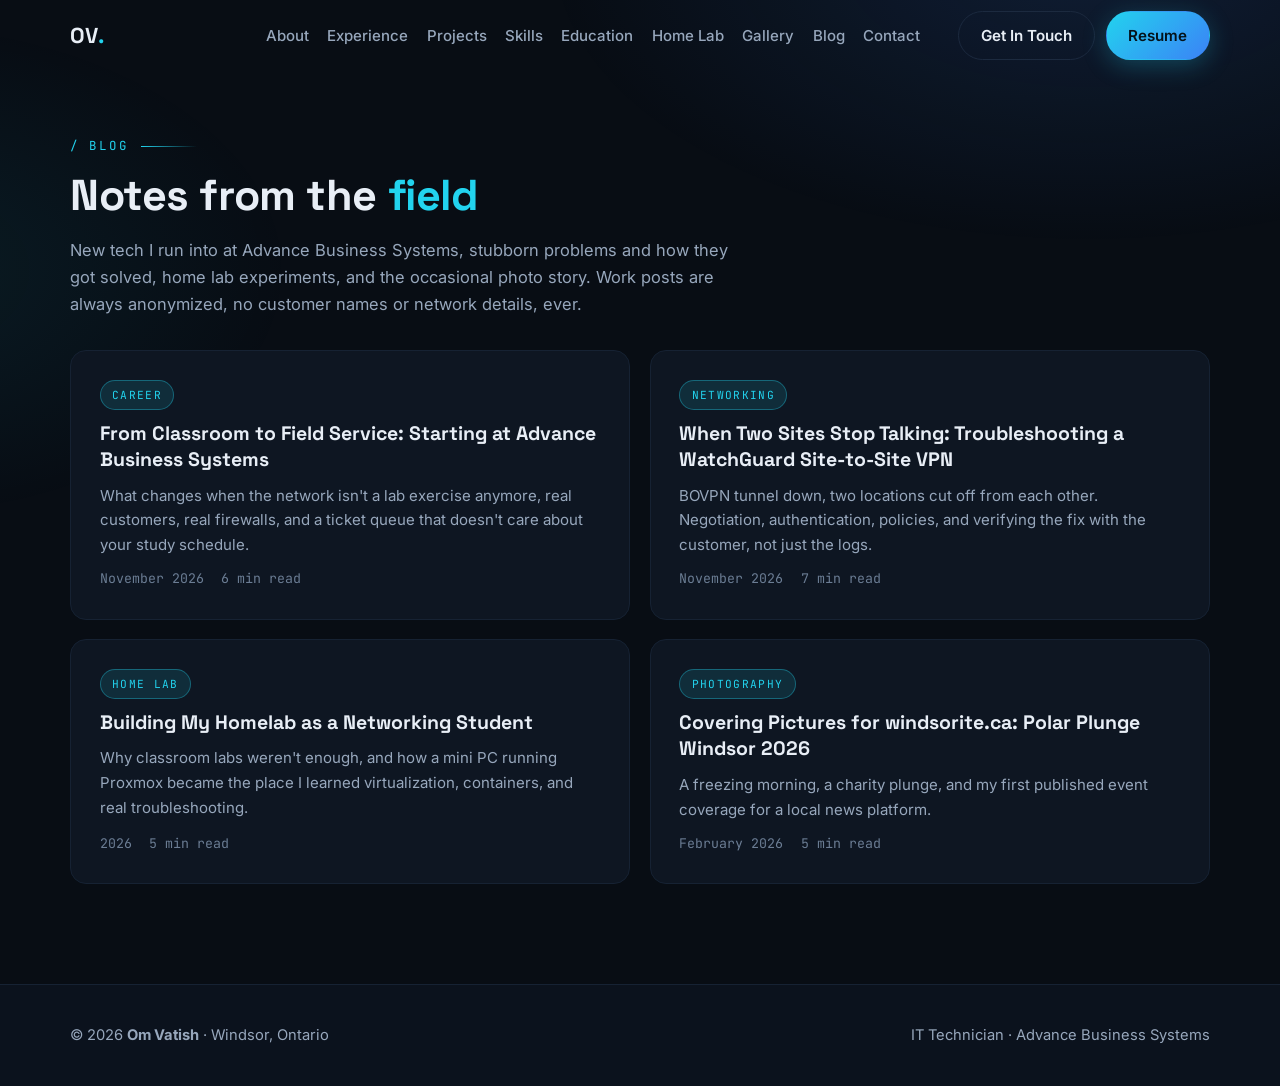
<file: blog.html>
<!DOCTYPE html>
<html lang="en">
<head>
  <meta charset="UTF-8" />
  <meta name="viewport" content="width=device-width, initial-scale=1.0"/>
  <title>Blog - Om Vatish | Notes from the Field</title>
  <meta name="description" content="Blog by Om Vatish, IT Technician in Windsor, Ontario - field service lessons, WatchGuard and networking troubleshooting, home lab projects, and event photography."/>
  <link rel="stylesheet" href="css/style.css" />
  <link rel="preconnect" href="https://fonts.googleapis.com">
  <link rel="preconnect" href="https://fonts.gstatic.com" crossorigin>
  <link href="https://fonts.googleapis.com/css2?family=Space+Grotesk:wght@400;500;600;700&family=Inter:wght@300;400;500;600;700&family=JetBrains+Mono:wght@400;600&display=swap" rel="stylesheet">
  <link rel="apple-touch-icon" sizes="180x180" href="apple-touch-icon.png"/>
  <link rel="icon" type="image/png" sizes="32x32" href="favicon-32x32.png"/>
  <link rel="icon" type="image/png" sizes="16x16" href="favicon-16x16.png"/>
  <link rel="icon" type="image/x-icon" href="favicon.ico"/>
</head>
<body>

  <nav class="nav" id="nav">
    <a href="index.html" class="nav-logo">OV<span class="dot">.</span></a>
    <ul class="nav-links">
      <li class="nav-close-item"><button class="nav-close" id="nav-close" aria-label="close menu">✕ Close</button></li>
      <li><a href="index.html#about">About</a></li>
      <li><a href="index.html#experience">Experience</a></li>
      <li><a href="index.html#projects">Projects</a></li>
      <li><a href="index.html#skills">Skills</a></li>
      <li><a href="index.html#education">Education</a></li>
      <li><a href="index.html#homelab">Home Lab</a></li>
      <li><a href="gallery.html">Gallery</a></li>
      <li><a href="blog.html">Blog</a></li>
      <li><a href="index.html#contact">Contact</a></li>
      <li class="nav-mobile-buttons">
        <a href="index.html#contact" class="btn-ghost">Get In Touch</a>
        <a href="resume.html" class="btn-primary">Resume</a>
      </li>
    </ul>
    <div class="nav-buttons">
      <a href="index.html#contact" class="btn-ghost nav-resume">Get In Touch</a>
      <a href="resume.html" class="btn-primary nav-resume">Resume</a>
    </div>
    <button class="nav-toggle" id="nav-toggle" aria-label="toggle menu">
      <span></span><span></span><span></span>
    </button>
  </nav>

  <main>
  <header class="page-hero">
    <div class="container">
      <p class="section-label">/ Blog</p>
      <h1 class="section-title">Notes from the <em>field</em></h1>
      <p class="section-sub">New tech I run into at Advance Business Systems, stubborn problems and how they got solved, home lab experiments, and the occasional photo story. Work posts are always anonymized, no customer names or network details, ever.</p>
    </div>
  </header>

  <section class="section" style="padding-top:1rem">
    <div class="container">
      <div class="blog-grid">
        <article class="blog-card reveal">
          <span class="blog-tag">Career</span>
          <h3><a href="blog/field-service.html">From Classroom to Field Service: Starting at Advance Business Systems</a></h3>
          <p>What changes when the network isn't a lab exercise anymore, real customers, real firewalls, and a ticket queue that doesn't care about your study schedule.</p>
          <div class="blog-meta"><span>November 2026</span><span>6 min read</span></div>
        </article>
        <article class="blog-card reveal">
          <span class="blog-tag">Networking</span>
          <h3><a href="blog/watchguard-vpn.html">When Two Sites Stop Talking: Troubleshooting a WatchGuard Site-to-Site VPN</a></h3>
          <p>BOVPN tunnel down, two locations cut off from each other. Negotiation, authentication, policies, and verifying the fix with the customer, not just the logs.</p>
          <div class="blog-meta"><span>November 2026</span><span>7 min read</span></div>
        </article>
        <article class="blog-card reveal">
          <span class="blog-tag">Home Lab</span>
          <h3><a href="blog/Networking%20Blog.html">Building My Homelab as a Networking Student</a></h3>
          <p>Why classroom labs weren't enough, and how a mini PC running Proxmox became the place I learned virtualization, containers, and real troubleshooting.</p>
          <div class="blog-meta"><span>2026</span><span>5 min read</span></div>
        </article>
        <article class="blog-card reveal">
          <span class="blog-tag">Photography</span>
          <h3><a href="blog/Polarplunge.html">Covering Pictures for windsorite.ca: Polar Plunge Windsor 2026</a></h3>
          <p>A freezing morning, a charity plunge, and my first published event coverage for a local news platform.</p>
          <div class="blog-meta"><span>February 2026</span><span>5 min read</span></div>
        </article>
      </div>
    </div>
  </section>
  </main>

  <footer class="footer">
    <div class="container">
      <p>© 2026 <strong>Om Vatish</strong> · Windsor, Ontario</p>
      <p class="footer-sub">IT Technician · Advance Business Systems</p>
    </div>
  </footer>

  <script src="js/main.js"></script>
</body>
</html>
</file>
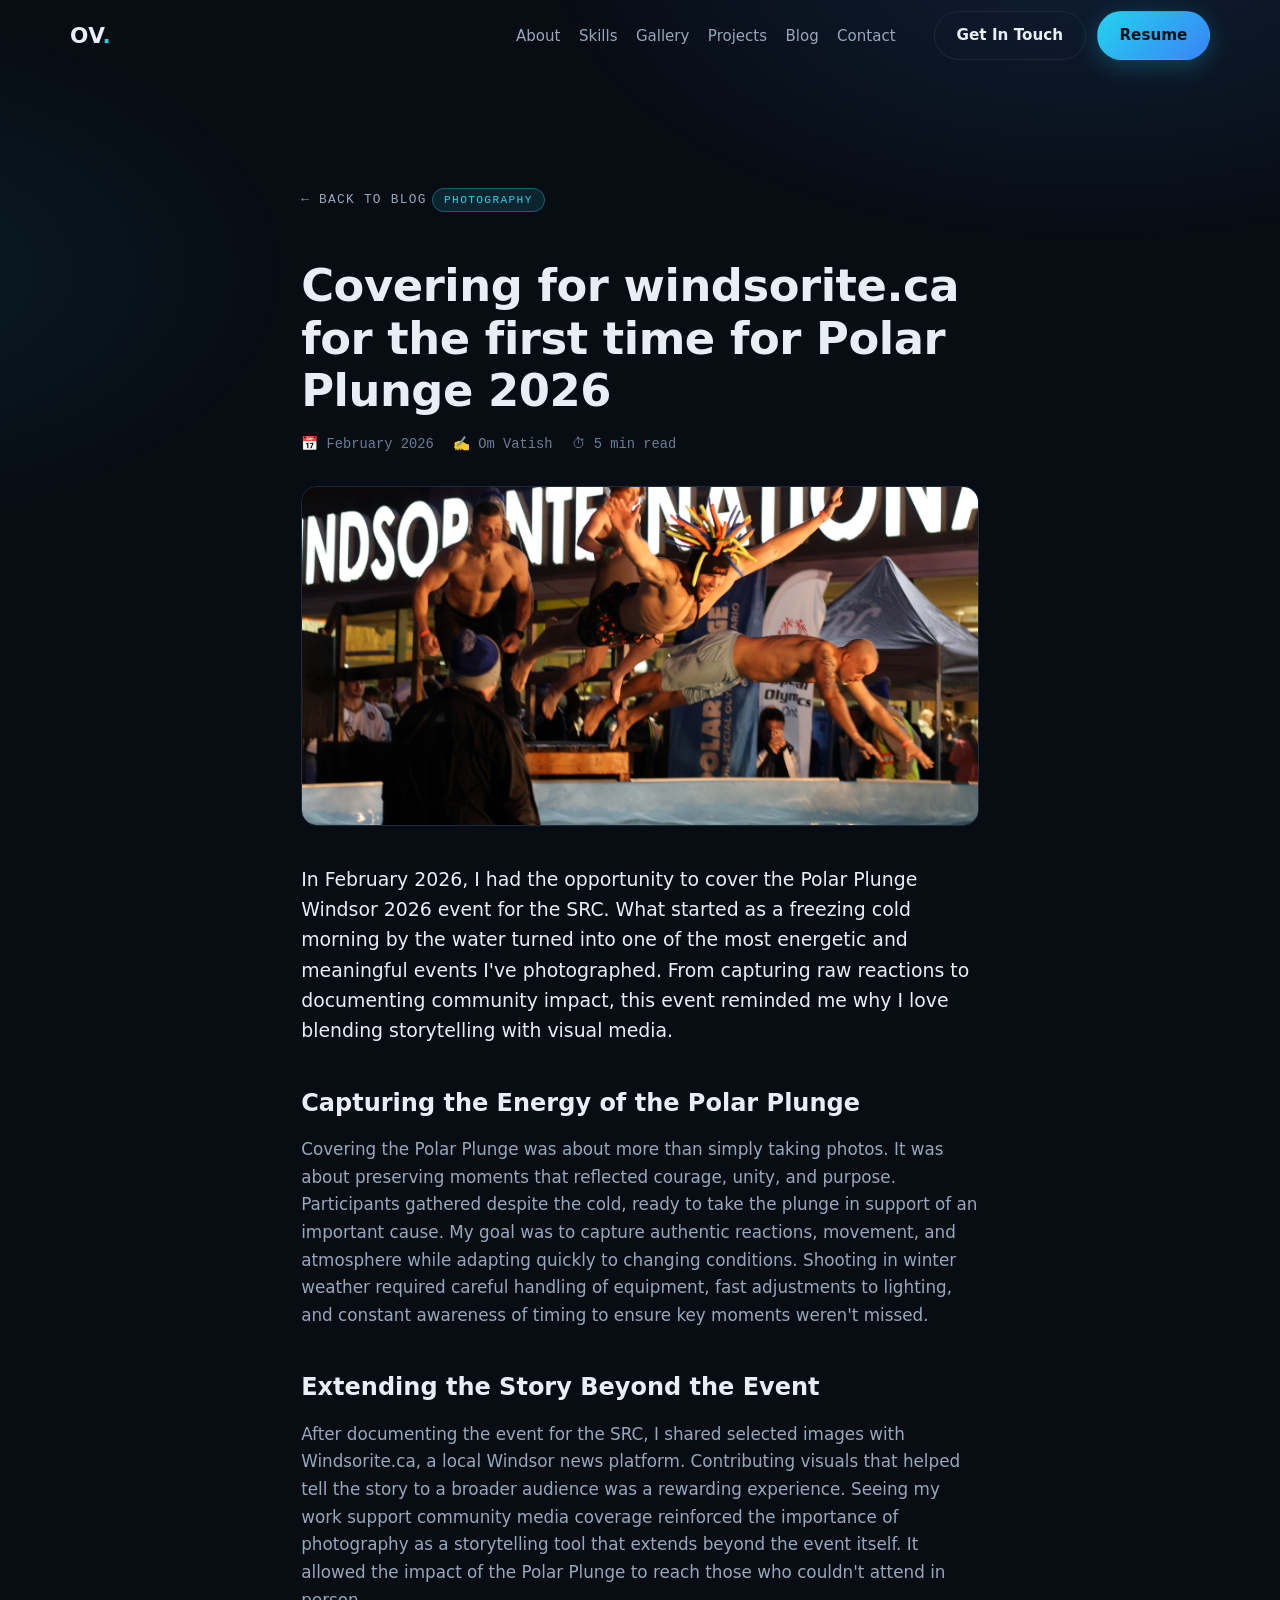
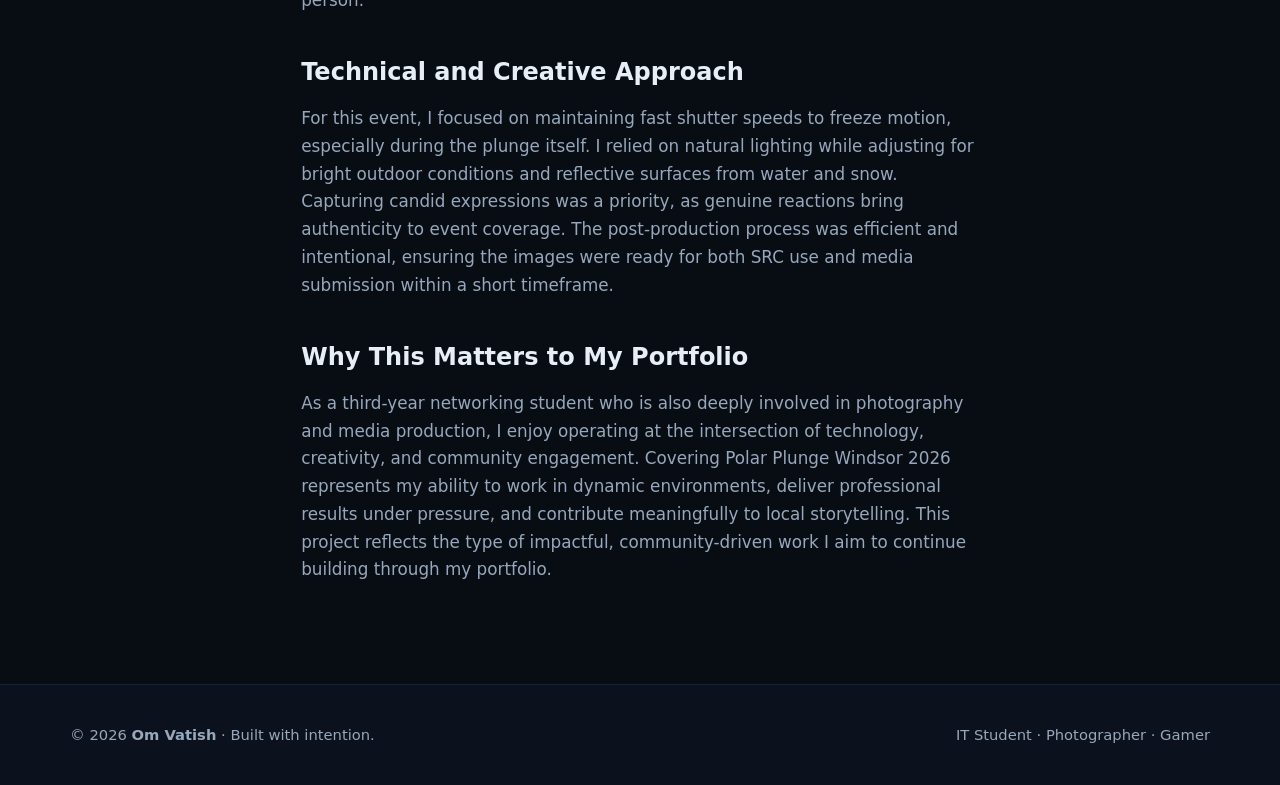
<file: Polarplunge.html>
<!DOCTYPE html>
<html lang="en">
<head>
  <meta charset="UTF-8" />
  <meta name="viewport" content="width=device-width, initial-scale=1.0"/>
  <title>Covering pictures for windsorite.ca — Om Vatish</title>
  <link rel="stylesheet" href="../css/style.css" />
  <link rel="stylesheet" href="../css/blog.css" />
  <link rel="preconnect" href="https://fonts.googleapis.com">
  <link href="https://fonts.googleapis.com/css2?family=Syne:wght@400;600;700;800&family=Space+Mono:ital,wght@0,400;0,700;1,400&family=DM+Sans:wght@300;400;500&display=swap" rel="stylesheet">
</head>
<body>

  <div class="cursor" id="cursor"></div>
  <div class="cursor-trail" id="cursor-trail"></div>

  <!-- ─── NAV ────────────────────────────────────────────── -->
  <nav class="nav scrolled" id="nav">
    <a href="../index.html" class="nav-logo">OV<span class="dot">.</span></a>
    <ul class="nav-links">
      <li class="nav-close-item"><button class="nav-close" id="nav-close" aria-label="close menu">✕ Close</button></li>
      <li><a href="../index.html#about">About</a></li>
      <li><a href="../index.html#skills">Skills</a></li>
      <li><a href="../index.html#gallery">Gallery</a></li>
      <li><a href="../index.html#projects">Projects</a></li>
      <li><a href="../index.html#blog">Blog</a></li>
      <li><a href="../index.html#contact">Contact</a></li>
      <li class="nav-mobile-buttons">
        <a href="../index.html#contact" class="btn-ghost">Get In Touch</a>
        <a href="../resume.html" class="btn-primary" target="_blank" rel="noopener noreferrer">Resume</a>
      </li>
    </ul>
    <div class="nav-buttons">
      <a href="../index.html#contact" class="btn-ghost nav-resume">Get In Touch</a>
      <a href="../resume.html" class="btn-primary nav-resume" target="_blank" rel="noopener noreferrer">Resume</a>
    </div>
    <button class="nav-toggle" id="nav-toggle" aria-label="toggle menu">
      <span></span><span></span><span></span>
    </button>
  </nav>

  <!-- ─── BLOG POST ────────────────────────────────────────── -->
  <main class="blog-post">
    <div class="blog-post-container">

      <header class="post-header">
        <a href="../index.html#blog" class="back-link">← Back to Blog</a>
        <span class="blog-tag">Photography</span>
        <h1>Covering for windsorite.ca for the first time for Polar Plunge 2026</h1>
        <div class="post-meta">
          <span>📅 February 2026</span>
          <span>✍️ Om Vatish</span>
          <span>⏱ 5 min read</span>
        </div>
        <div class="post-hero-img">
          <!-- swap placeholder with: <img src="../images/post-cover.jpg" alt="Polar Plunge 2026"> -->
          <div class="gallery-placeholder"><img src="images/IMG8.jpg" alt="portrait"></div>
        </div>
      </header>

      <article class="post-content">
        <p class="lead">
          In February 2026, I had the opportunity to cover the Polar Plunge Windsor 2026 event for the SRC. What started as a freezing cold morning by the water turned into one of the most energetic and meaningful events I've photographed. From capturing raw reactions to documenting community impact, this event reminded me why I love blending storytelling with visual media.
        </p>

        <h2>Capturing the Energy of the Polar Plunge</h2>
        <p>
          Covering the Polar Plunge was about more than simply taking photos. It was about preserving moments that reflected courage, unity, and purpose. Participants gathered despite the cold, ready to take the plunge in support of an important cause. My goal was to capture authentic reactions, movement, and atmosphere while adapting quickly to changing conditions. Shooting in winter weather required careful handling of equipment, fast adjustments to lighting, and constant awareness of timing to ensure key moments weren't missed.
        </p>

        <h2>Extending the Story Beyond the Event</h2>
        <p>
          After documenting the event for the SRC, I shared selected images with Windsorite.ca, a local Windsor news platform. Contributing visuals that helped tell the story to a broader audience was a rewarding experience. Seeing my work support community media coverage reinforced the importance of photography as a storytelling tool that extends beyond the event itself. It allowed the impact of the Polar Plunge to reach those who couldn't attend in person.
        </p>

        <h2>Technical and Creative Approach</h2>
        <p>
          For this event, I focused on maintaining fast shutter speeds to freeze motion, especially during the plunge itself. I relied on natural lighting while adjusting for bright outdoor conditions and reflective surfaces from water and snow. Capturing candid expressions was a priority, as genuine reactions bring authenticity to event coverage. The post-production process was efficient and intentional, ensuring the images were ready for both SRC use and media submission within a short timeframe.
        </p>

        <h2>Why This Matters to My Portfolio</h2>
        <p>
          As a third-year networking student who is also deeply involved in photography and media production, I enjoy operating at the intersection of technology, creativity, and community engagement. Covering Polar Plunge Windsor 2026 represents my ability to work in dynamic environments, deliver professional results under pressure, and contribute meaningfully to local storytelling. This project reflects the type of impactful, community-driven work I aim to continue building through my portfolio.
        </p>
      </article>

    </div>
  </main>

  <!-- ─── FOOTER ───────────────────────────────────────────── -->
  <footer class="footer">
    <div class="container">
      <p>© 2026 <strong>Om Vatish</strong> · Built with intention.</p>
      <p class="footer-sub">IT Student · Photographer · Gamer</p>
    </div>
  </footer>

  <script src="../js/main.js"></script>

  <script>
    // Keep nav scrolled state on blog page
    document.getElementById('nav').classList.add('scrolled');
  </script>
  <script>
  // Match content top to actual nav height
  const nav = document.getElementById('nav');
  const post = document.querySelector('.blog-post');
  post.style.marginTop = nav.offsetHeight + 'px';
</script>

</body>
</html>
</file>
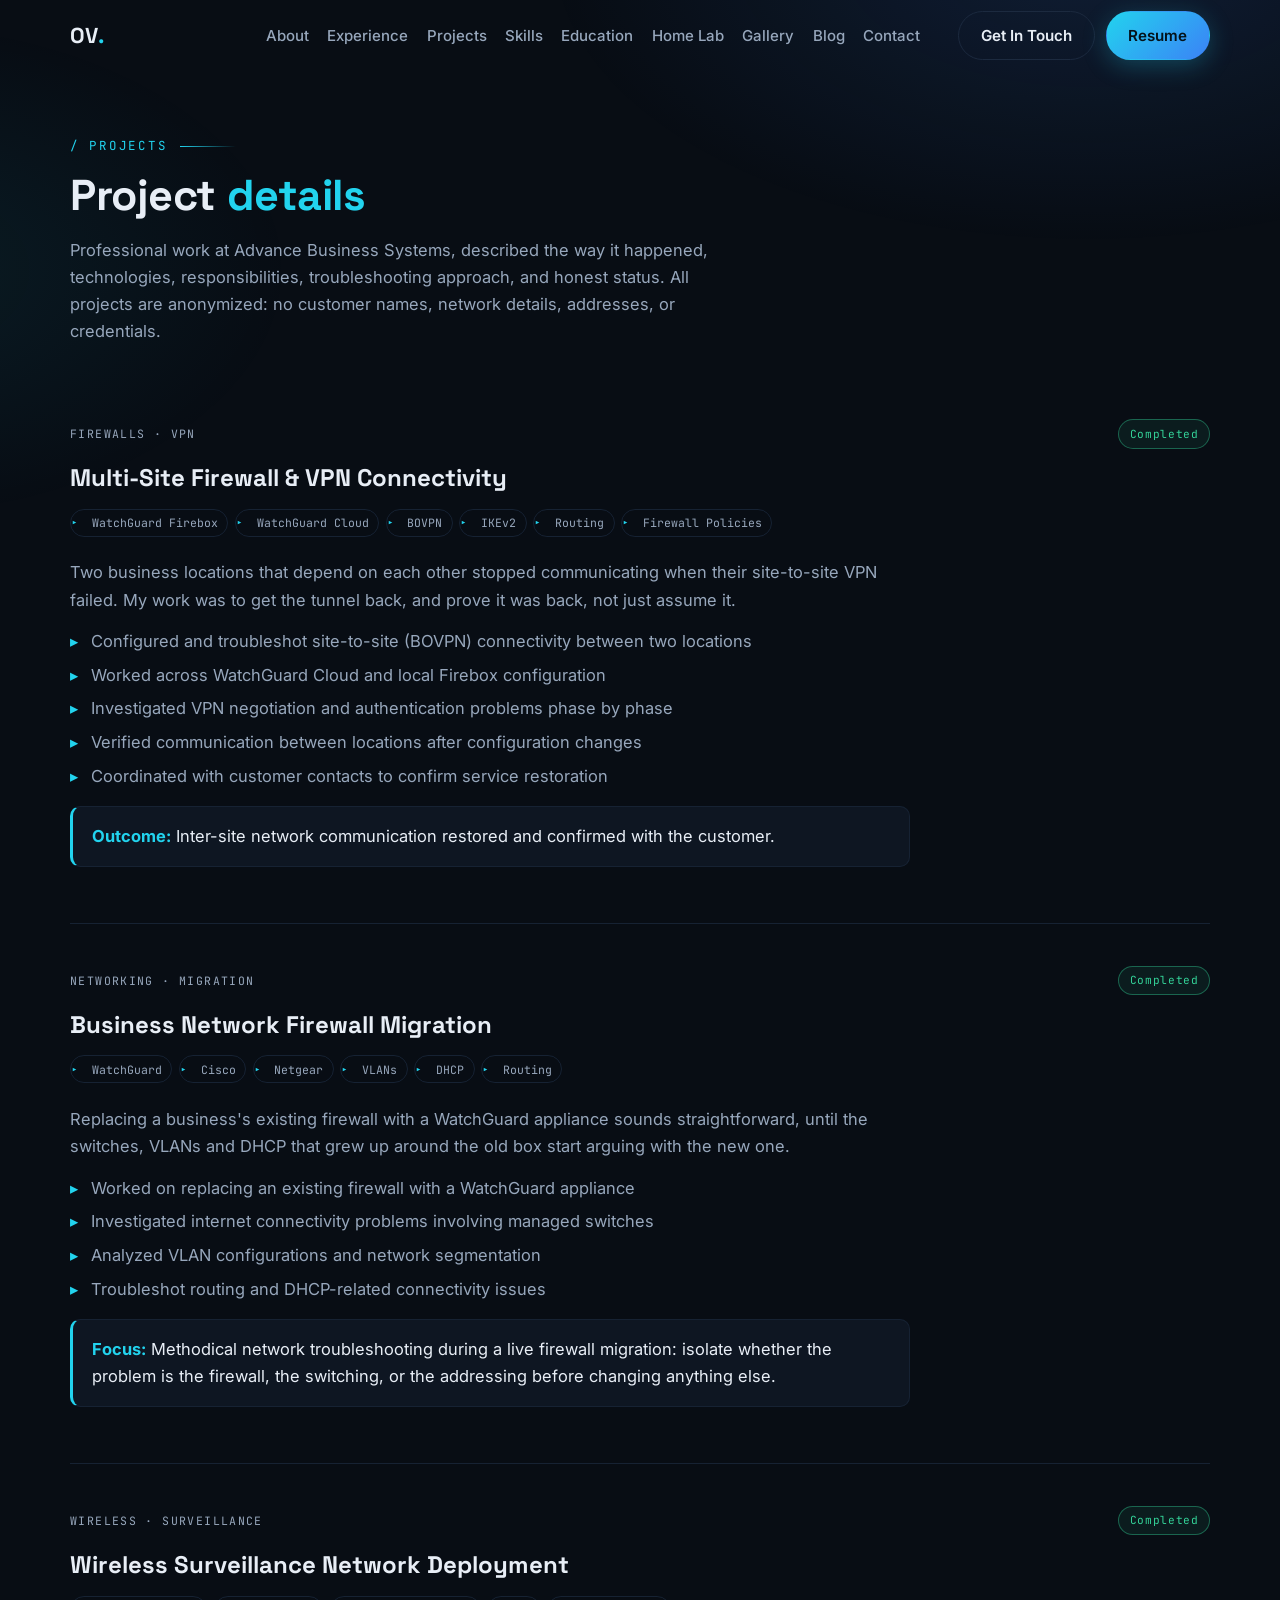
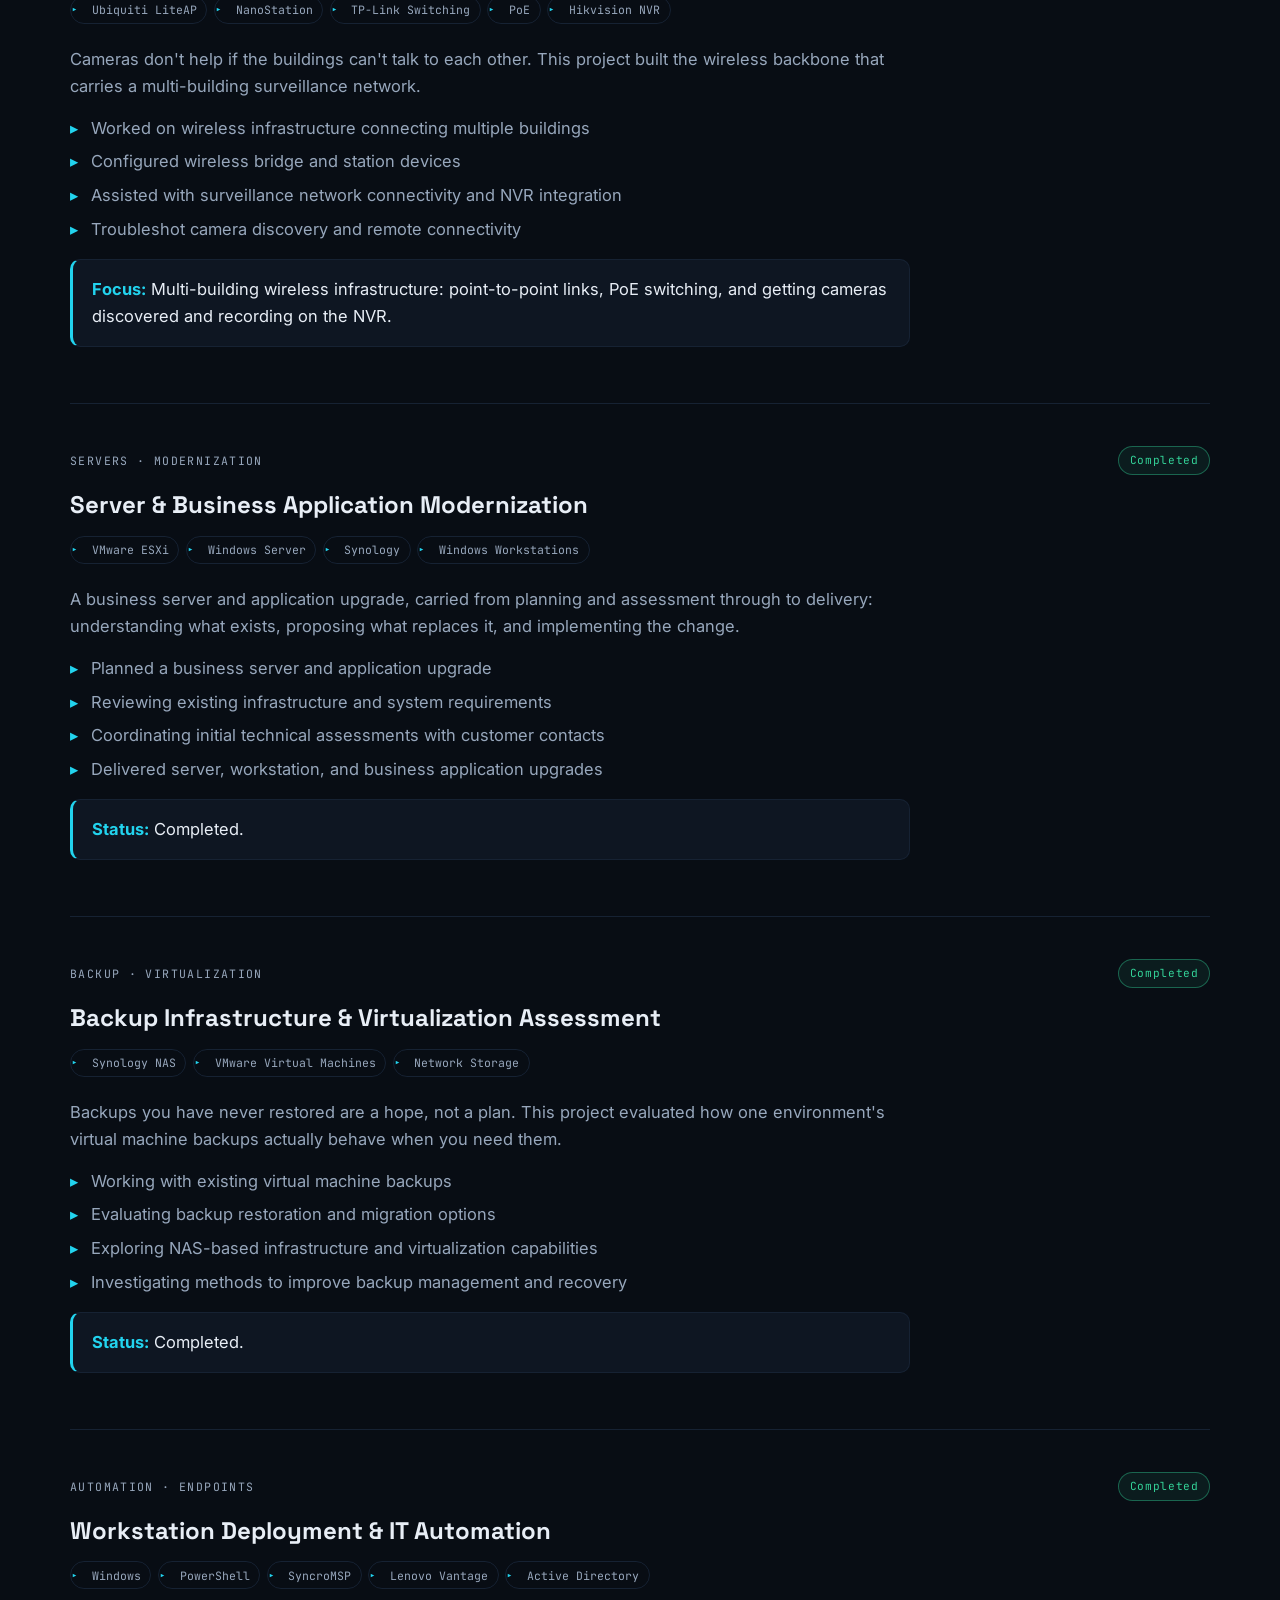
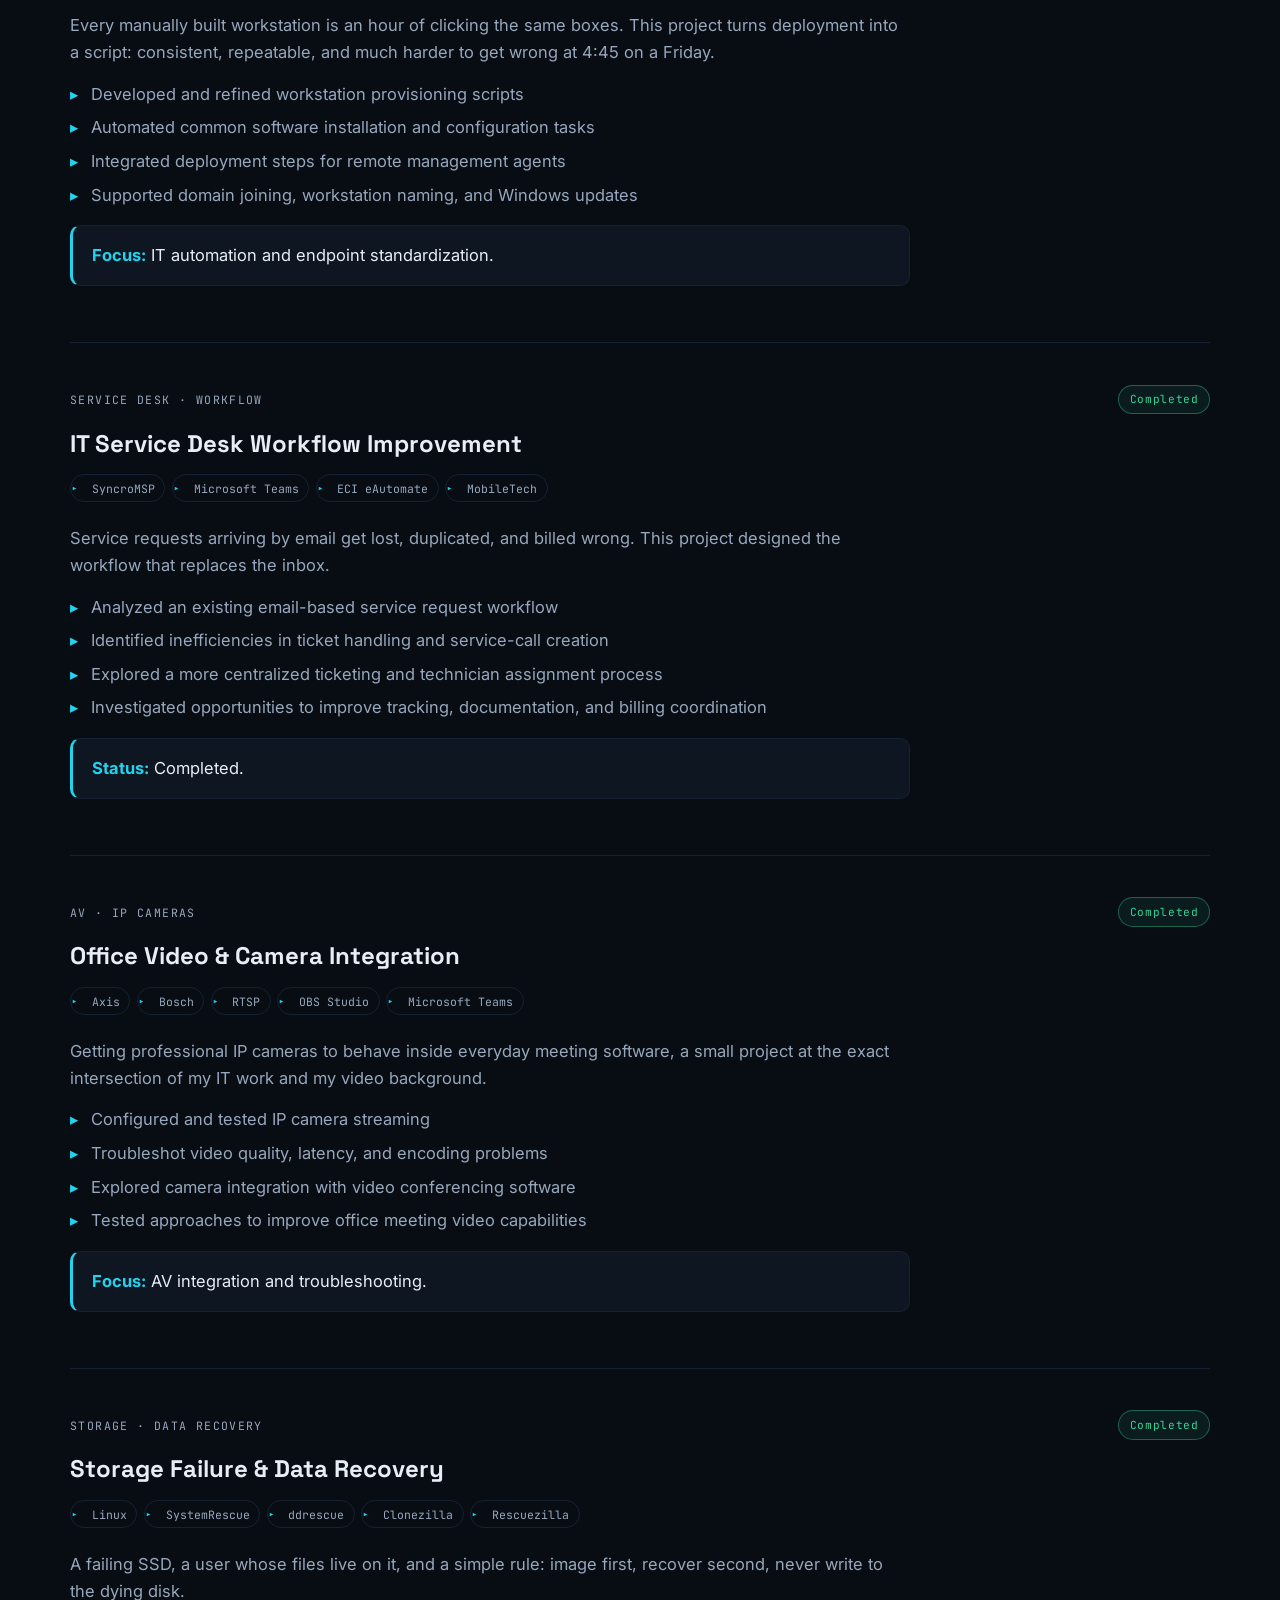
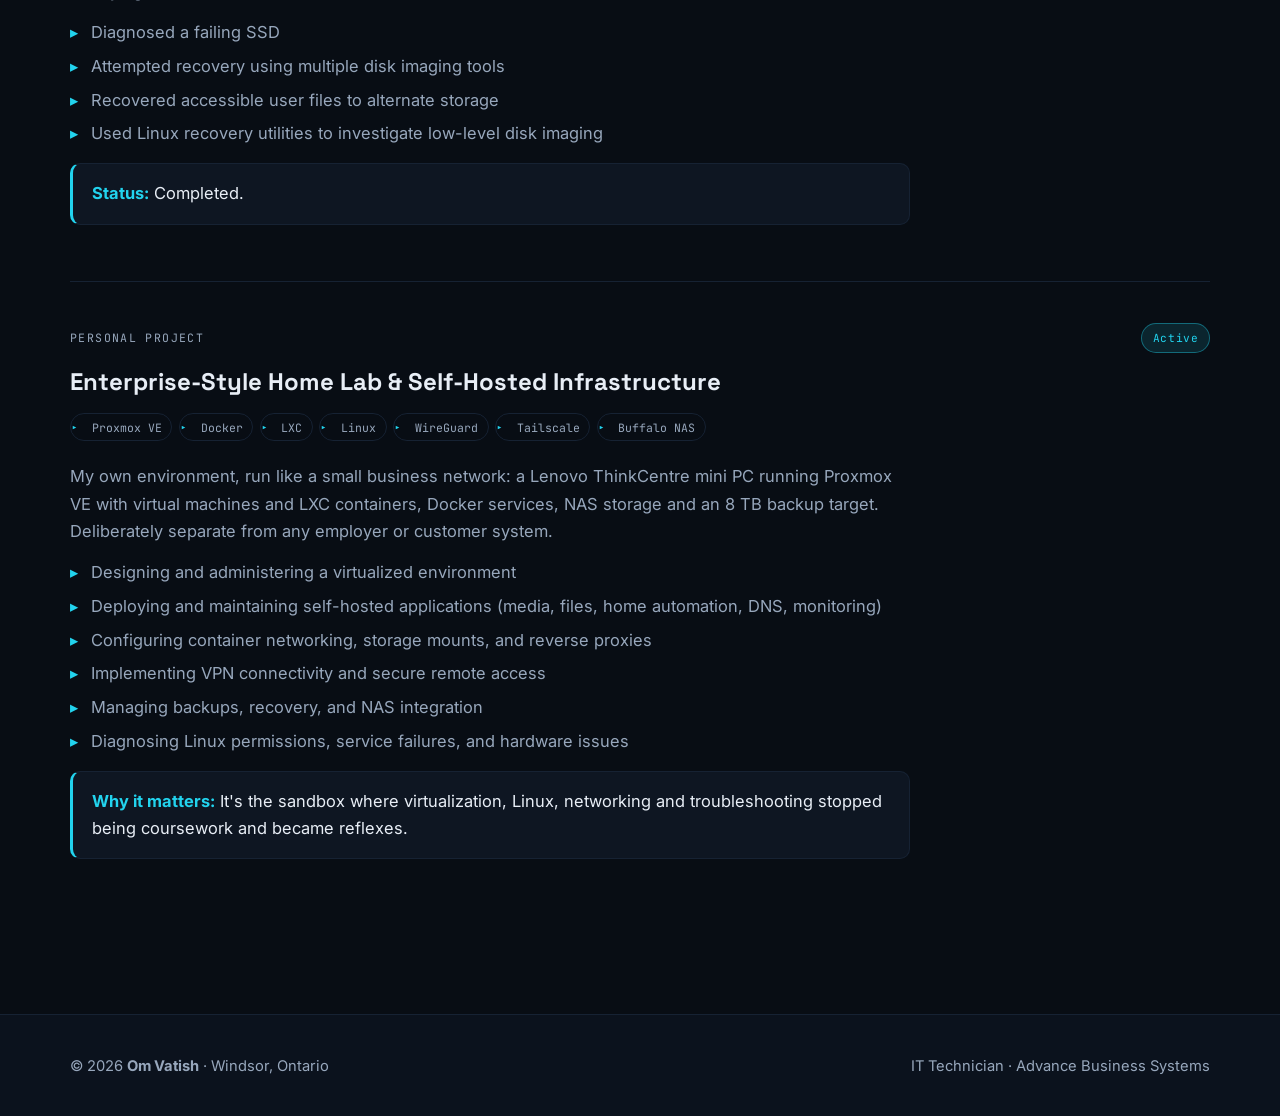
<file: projects.html>
<!DOCTYPE html>
<html lang="en">
<head>
  <meta charset="UTF-8" />
  <meta name="viewport" content="width=device-width, initial-scale=1.0"/>
  <title>Projects - Om Vatish | IT Technician, Windsor Ontario</title>
  <meta name="description" content="Professional IT projects by Om Vatish at Advance Business Systems: WatchGuard firewall and VPN work, network migrations, wireless surveillance, server modernization, backup assessment, workstation automation, data recovery, and a Proxmox home lab. Anonymized - no customer details."/>
  <link rel="stylesheet" href="css/style.css" />
  <link rel="preconnect" href="https://fonts.googleapis.com">
  <link rel="preconnect" href="https://fonts.gstatic.com" crossorigin>
  <link href="https://fonts.googleapis.com/css2?family=Space+Grotesk:wght@400;500;600;700&family=Inter:wght@300;400;500;600;700&family=JetBrains+Mono:wght@400;600&display=swap" rel="stylesheet">
  <link rel="apple-touch-icon" sizes="180x180" href="apple-touch-icon.png"/>
  <link rel="icon" type="image/png" sizes="32x32" href="favicon-32x32.png"/>
  <link rel="icon" type="image/png" sizes="16x16" href="favicon-16x16.png"/>
  <link rel="icon" type="image/x-icon" href="favicon.ico"/>
</head>
<body>

  <nav class="nav" id="nav">
    <a href="index.html" class="nav-logo">OV<span class="dot">.</span></a>
    <ul class="nav-links">
      <li class="nav-close-item"><button class="nav-close" id="nav-close" aria-label="close menu">✕ Close</button></li>
      <li><a href="index.html#about">About</a></li>
      <li><a href="index.html#experience">Experience</a></li>
      <li><a href="index.html#projects">Projects</a></li>
      <li><a href="index.html#skills">Skills</a></li>
      <li><a href="index.html#education">Education</a></li>
      <li><a href="index.html#homelab">Home Lab</a></li>
      <li><a href="gallery.html">Gallery</a></li>
      <li><a href="blog.html">Blog</a></li>
      <li><a href="index.html#contact">Contact</a></li>
      <li class="nav-mobile-buttons">
        <a href="index.html#contact" class="btn-ghost">Get In Touch</a>
        <a href="resume.html" class="btn-primary">Resume</a>
      </li>
    </ul>
    <div class="nav-buttons">
      <a href="index.html#contact" class="btn-ghost nav-resume">Get In Touch</a>
      <a href="resume.html" class="btn-primary nav-resume">Resume</a>
    </div>
    <button class="nav-toggle" id="nav-toggle" aria-label="toggle menu">
      <span></span><span></span><span></span>
    </button>
  </nav>

  <main>
  <header class="page-hero">
    <div class="container">
      <p class="section-label">/ Projects</p>
      <h1 class="section-title">Project <em>details</em></h1>
      <p class="section-sub">Professional work at Advance Business Systems, described the way it happened, technologies, responsibilities, troubleshooting approach, and honest status. All projects are anonymized: no customer names, network details, addresses, or credentials.</p>
    </div>
  </header>

  <section class="section" style="padding-top:1rem">
    <div class="container">

      <article class="project-detail" id="vpn">
        <div class="project-meta"><span class="project-type">Firewalls · VPN</span><span class="badge done">Completed</span></div>
        <h3>Multi-Site Firewall &amp; VPN Connectivity</h3>
        <ul class="project-stack"><li>WatchGuard Firebox</li><li>WatchGuard Cloud</li><li>BOVPN</li><li>IKEv2</li><li>Routing</li><li>Firewall Policies</li></ul>
        <p>Two business locations that depend on each other stopped communicating when their site-to-site VPN failed. My work was to get the tunnel back, and prove it was back, not just assume it.</p>
        <ul>
          <li>Configured and troubleshot site-to-site (BOVPN) connectivity between two locations</li>
          <li>Worked across WatchGuard Cloud and local Firebox configuration</li>
          <li>Investigated VPN negotiation and authentication problems phase by phase</li>
          <li>Verified communication between locations after configuration changes</li>
          <li>Coordinated with customer contacts to confirm service restoration</li>
        </ul>
        <p class="outcome"><strong>Outcome:</strong> Inter-site network communication restored and confirmed with the customer.</p>
      </article>

      <article class="project-detail" id="firewall-migration">
        <div class="project-meta"><span class="project-type">Networking · Migration</span><span class="badge done">Completed</span></div>
        <h3>Business Network Firewall Migration</h3>
        <ul class="project-stack"><li>WatchGuard</li><li>Cisco</li><li>Netgear</li><li>VLANs</li><li>DHCP</li><li>Routing</li></ul>
        <p>Replacing a business's existing firewall with a WatchGuard appliance sounds straightforward, until the switches, VLANs and DHCP that grew up around the old box start arguing with the new one.</p>
        <ul>
          <li>Worked on replacing an existing firewall with a WatchGuard appliance</li>
          <li>Investigated internet connectivity problems involving managed switches</li>
          <li>Analyzed VLAN configurations and network segmentation</li>
          <li>Troubleshot routing and DHCP-related connectivity issues</li>
        </ul>
        <p class="outcome"><strong>Focus:</strong> Methodical network troubleshooting during a live firewall migration: isolate whether the problem is the firewall, the switching, or the addressing before changing anything else.</p>
      </article>

      <article class="project-detail" id="surveillance">
        <div class="project-meta"><span class="project-type">Wireless · Surveillance</span><span class="badge done">Completed</span></div>
        <h3>Wireless Surveillance Network Deployment</h3>
        <ul class="project-stack"><li>Ubiquiti LiteAP</li><li>NanoStation</li><li>TP-Link Switching</li><li>PoE</li><li>Hikvision NVR</li></ul>
        <p>Cameras don't help if the buildings can't talk to each other. This project built the wireless backbone that carries a multi-building surveillance network.</p>
        <ul>
          <li>Worked on wireless infrastructure connecting multiple buildings</li>
          <li>Configured wireless bridge and station devices</li>
          <li>Assisted with surveillance network connectivity and NVR integration</li>
          <li>Troubleshot camera discovery and remote connectivity</li>
        </ul>
        <p class="outcome"><strong>Focus:</strong> Multi-building wireless infrastructure: point-to-point links, PoE switching, and getting cameras discovered and recording on the NVR.</p>
      </article>

      <article class="project-detail" id="modernization">
        <div class="project-meta"><span class="project-type">Servers · Modernization</span><span class="badge done">Completed</span></div>
        <h3>Server &amp; Business Application Modernization</h3>
        <ul class="project-stack"><li>VMware ESXi</li><li>Windows Server</li><li>Synology</li><li>Windows Workstations</li></ul>
        <p>A business server and application upgrade, carried from planning and assessment through to delivery: understanding what exists, proposing what replaces it, and implementing the change.</p>
        <ul>
          <li>Planned a business server and application upgrade</li>
          <li>Reviewing existing infrastructure and system requirements</li>
          <li>Coordinating initial technical assessments with customer contacts</li>
          <li>Delivered server, workstation, and business application upgrades</li>
        </ul>
        <p class="outcome"><strong>Status:</strong> Completed.</p>
      </article>

      <article class="project-detail" id="backup-assessment">
        <div class="project-meta"><span class="project-type">Backup · Virtualization</span><span class="badge done">Completed</span></div>
        <h3>Backup Infrastructure &amp; Virtualization Assessment</h3>
        <ul class="project-stack"><li>Synology NAS</li><li>VMware Virtual Machines</li><li>Network Storage</li></ul>
        <p>Backups you have never restored are a hope, not a plan. This project evaluated how one environment's virtual machine backups actually behave when you need them.</p>
        <ul>
          <li>Working with existing virtual machine backups</li>
          <li>Evaluating backup restoration and migration options</li>
          <li>Exploring NAS-based infrastructure and virtualization capabilities</li>
          <li>Investigating methods to improve backup management and recovery</li>
        </ul>
        <p class="outcome"><strong>Status:</strong> Completed.</p>
      </article>

      <article class="project-detail" id="automation">
        <div class="project-meta"><span class="project-type">Automation · Endpoints</span><span class="badge done">Completed</span></div>
        <h3>Workstation Deployment &amp; IT Automation</h3>
        <ul class="project-stack"><li>Windows</li><li>PowerShell</li><li>SyncroMSP</li><li>Lenovo Vantage</li><li>Active Directory</li></ul>
        <p>Every manually built workstation is an hour of clicking the same boxes. This project turns deployment into a script: consistent, repeatable, and much harder to get wrong at 4:45 on a Friday.</p>
        <ul>
          <li>Developed and refined workstation provisioning scripts</li>
          <li>Automated common software installation and configuration tasks</li>
          <li>Integrated deployment steps for remote management agents</li>
          <li>Supported domain joining, workstation naming, and Windows updates</li>
        </ul>
        <p class="outcome"><strong>Focus:</strong> IT automation and endpoint standardization.</p>
      </article>

      <article class="project-detail" id="service-desk">
        <div class="project-meta"><span class="project-type">Service Desk · Workflow</span><span class="badge done">Completed</span></div>
        <h3>IT Service Desk Workflow Improvement</h3>
        <ul class="project-stack"><li>SyncroMSP</li><li>Microsoft Teams</li><li>ECI eAutomate</li><li>MobileTech</li></ul>
        <p>Service requests arriving by email get lost, duplicated, and billed wrong. This project designed the workflow that replaces the inbox.</p>
        <ul>
          <li>Analyzed an existing email-based service request workflow</li>
          <li>Identified inefficiencies in ticket handling and service-call creation</li>
          <li>Explored a more centralized ticketing and technician assignment process</li>
          <li>Investigated opportunities to improve tracking, documentation, and billing coordination</li>
        </ul>
        <p class="outcome"><strong>Status:</strong> Completed.</p>
      </article>

      <article class="project-detail" id="video-integration">
        <div class="project-meta"><span class="project-type">AV · IP Cameras</span><span class="badge done">Completed</span></div>
        <h3>Office Video &amp; Camera Integration</h3>
        <ul class="project-stack"><li>Axis</li><li>Bosch</li><li>RTSP</li><li>OBS Studio</li><li>Microsoft Teams</li></ul>
        <p>Getting professional IP cameras to behave inside everyday meeting software, a small project at the exact intersection of my IT work and my video background.</p>
        <ul>
          <li>Configured and tested IP camera streaming</li>
          <li>Troubleshot video quality, latency, and encoding problems</li>
          <li>Explored camera integration with video conferencing software</li>
          <li>Tested approaches to improve office meeting video capabilities</li>
        </ul>
        <p class="outcome"><strong>Focus:</strong> AV integration and troubleshooting.</p>
      </article>

      <article class="project-detail" id="data-recovery">
        <div class="project-meta"><span class="project-type">Storage · Data Recovery</span><span class="badge done">Completed</span></div>
        <h3>Storage Failure &amp; Data Recovery</h3>
        <ul class="project-stack"><li>Linux</li><li>SystemRescue</li><li>ddrescue</li><li>Clonezilla</li><li>Rescuezilla</li></ul>
        <p>A failing SSD, a user whose files live on it, and a simple rule: image first, recover second, never write to the dying disk.</p>
        <ul>
          <li>Diagnosed a failing SSD</li>
          <li>Attempted recovery using multiple disk imaging tools</li>
          <li>Recovered accessible user files to alternate storage</li>
          <li>Used Linux recovery utilities to investigate low-level disk imaging</li>
        </ul>
        <p class="outcome"><strong>Status:</strong> Completed.</p>
      </article>

      <article class="project-detail" id="homelab">
        <div class="project-meta"><span class="project-type">Personal Project</span><span class="badge progress">Active</span></div>
        <h3>Enterprise-Style Home Lab &amp; Self-Hosted Infrastructure</h3>
        <ul class="project-stack"><li>Proxmox VE</li><li>Docker</li><li>LXC</li><li>Linux</li><li>WireGuard</li><li>Tailscale</li><li>Buffalo NAS</li></ul>
        <p>My own environment, run like a small business network: a Lenovo ThinkCentre mini PC running Proxmox VE with virtual machines and LXC containers, Docker services, NAS storage and an 8&nbsp;TB backup target. Deliberately separate from any employer or customer system.</p>
        <ul>
          <li>Designing and administering a virtualized environment</li>
          <li>Deploying and maintaining self-hosted applications (media, files, home automation, DNS, monitoring)</li>
          <li>Configuring container networking, storage mounts, and reverse proxies</li>
          <li>Implementing VPN connectivity and secure remote access</li>
          <li>Managing backups, recovery, and NAS integration</li>
          <li>Diagnosing Linux permissions, service failures, and hardware issues</li>
        </ul>
        <p class="outcome"><strong>Why it matters:</strong> It's the sandbox where virtualization, Linux, networking and troubleshooting stopped being coursework and became reflexes.</p>
      </article>

    </div>
  </section>
  </main>

  <footer class="footer">
    <div class="container">
      <p>© 2026 <strong>Om Vatish</strong> · Windsor, Ontario</p>
      <p class="footer-sub">IT Technician · Advance Business Systems</p>
    </div>
  </footer>

  <script src="js/main.js"></script>
</body>
</html>
</file>
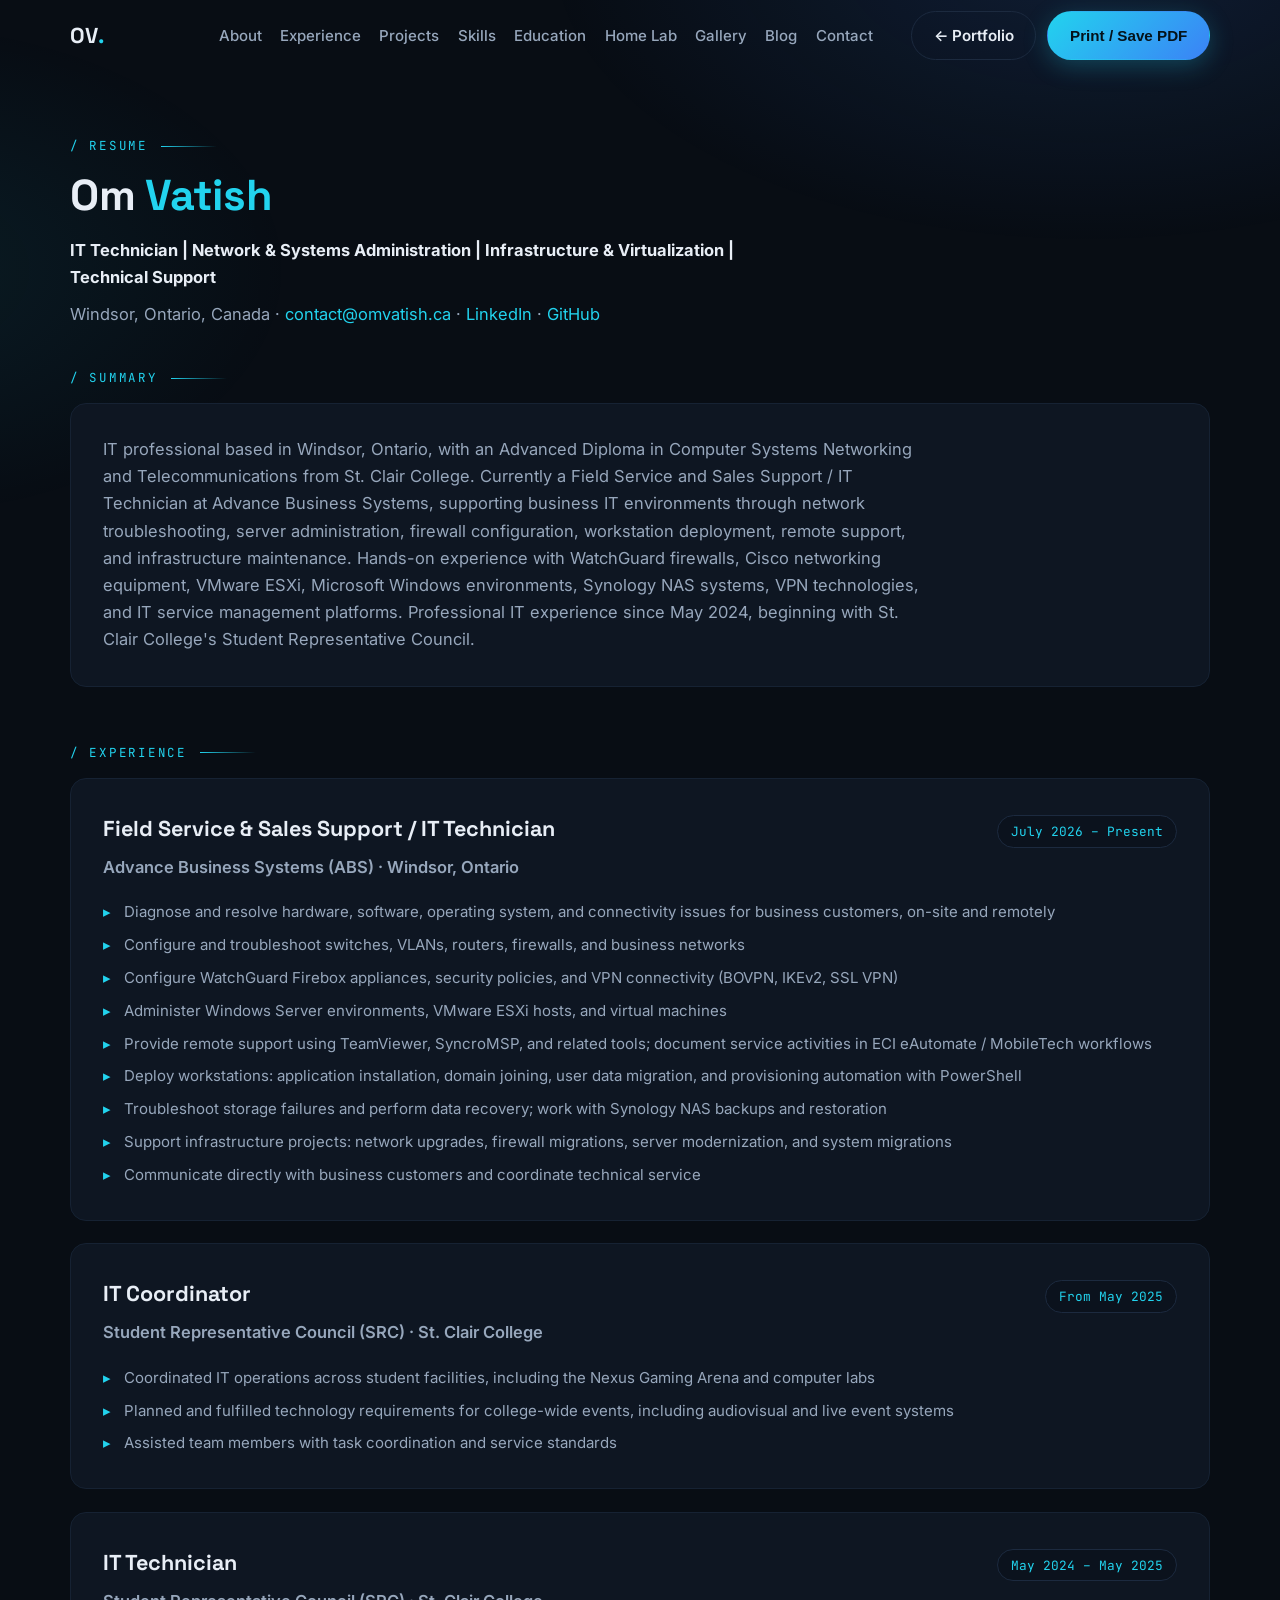
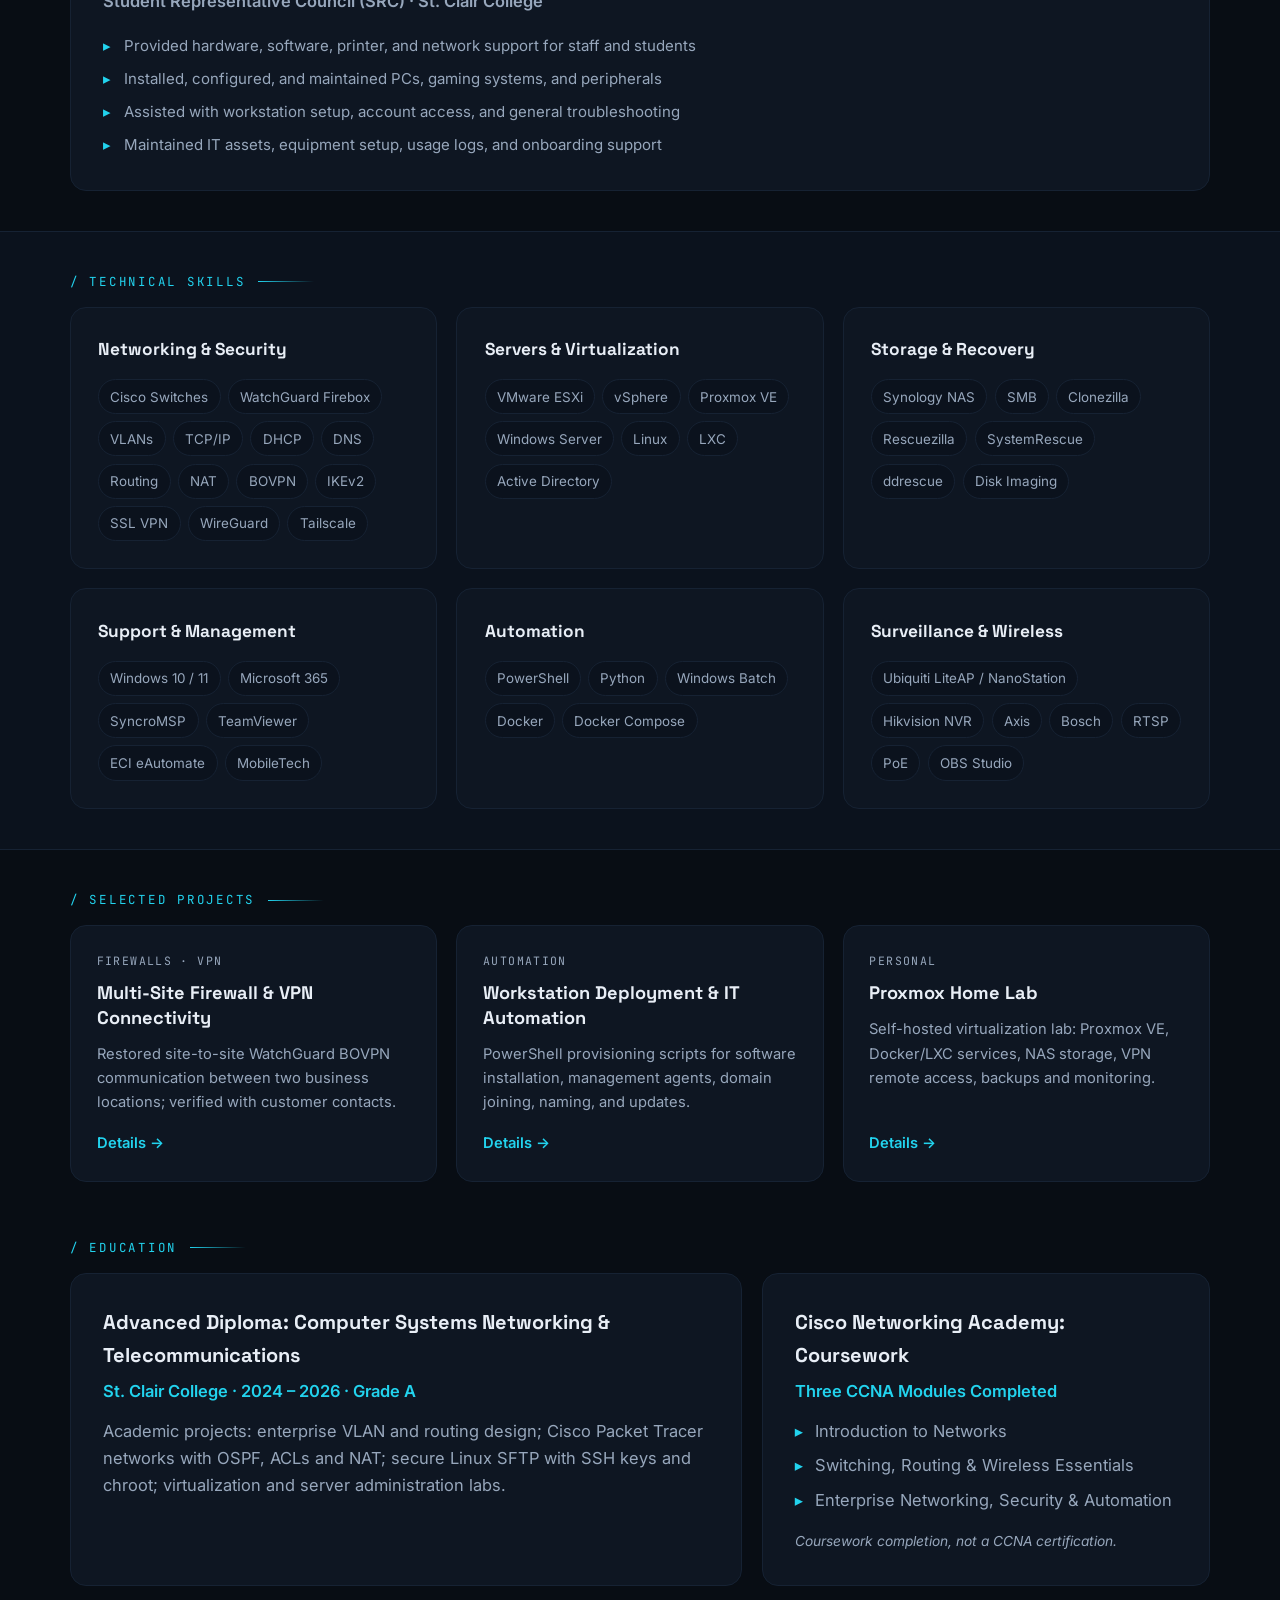
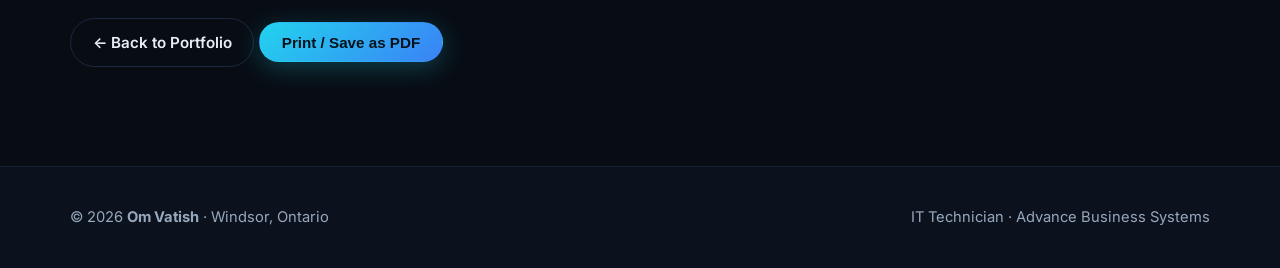
<file: resume.html>
<!DOCTYPE html>
<html lang="en">
<head>
  <meta charset="UTF-8" />
  <meta name="viewport" content="width=device-width, initial-scale=1.0"/>
  <title>Resume - Om Vatish | IT Technician, Windsor Ontario</title>
  <meta name="description" content="Resume of Om Vatish - Field Service & Sales Support / IT Technician at Advance Business Systems, Windsor Ontario. Networking, WatchGuard, VMware ESXi, Windows Server, Synology, automation. Advanced Diploma, St. Clair College."/>
  <link rel="stylesheet" href="css/style.css" />
  <link rel="preconnect" href="https://fonts.googleapis.com">
  <link rel="preconnect" href="https://fonts.gstatic.com" crossorigin>
  <link href="https://fonts.googleapis.com/css2?family=Space+Grotesk:wght@400;500;600;700&family=Inter:wght@300;400;500;600;700&family=JetBrains+Mono:wght@400;600&display=swap" rel="stylesheet">
  <link rel="apple-touch-icon" sizes="180x180" href="apple-touch-icon.png"/>
  <link rel="icon" type="image/png" sizes="32x32" href="favicon-32x32.png"/>
  <link rel="icon" type="image/png" sizes="16x16" href="favicon-16x16.png"/>
  <link rel="icon" type="image/x-icon" href="favicon.ico"/>
</head>
<body>

  <nav class="nav" id="nav">
    <a href="index.html" class="nav-logo">OV<span class="dot">.</span></a>
    <ul class="nav-links">
      <li class="nav-close-item"><button class="nav-close" id="nav-close" aria-label="close menu">✕ Close</button></li>
      <li><a href="index.html#about">About</a></li>
      <li><a href="index.html#experience">Experience</a></li>
      <li><a href="index.html#projects">Projects</a></li>
      <li><a href="index.html#skills">Skills</a></li>
      <li><a href="index.html#education">Education</a></li>
      <li><a href="index.html#homelab">Home Lab</a></li>
      <li><a href="gallery.html">Gallery</a></li>
      <li><a href="blog.html">Blog</a></li>
      <li><a href="index.html#contact">Contact</a></li>
      <li class="nav-mobile-buttons">
        <a href="index.html#contact" class="btn-ghost">Get In Touch</a>
        <a href="resume.html" class="btn-primary">Resume</a>
      </li>
    </ul>
    <div class="nav-buttons">
      <a href="index.html" class="btn-ghost nav-resume">← Portfolio</a>
      <button class="btn-primary nav-resume no-print" onclick="window.print()">Print / Save PDF</button>
    </div>
    <button class="nav-toggle" id="nav-toggle" aria-label="toggle menu">
      <span></span><span></span><span></span>
    </button>
  </nav>

  <main>
  <header class="page-hero">
    <div class="container">
      <p class="section-label">/ Resume</p>
      <h1 class="section-title">Om <em>Vatish</em></h1>
      <p class="section-sub" style="margin-bottom:.6rem"><strong style="color:var(--text)">IT Technician | Network &amp; Systems Administration | Infrastructure &amp; Virtualization | Technical Support</strong></p>
      <p class="section-sub">
        Windsor, Ontario, Canada ·
        <a href="mailto:contact@omvatish.ca">contact@omvatish.ca</a> ·
        <a href="https://www.linkedin.com/in/om-vatish-1a502424b/" target="_blank" rel="noopener noreferrer">LinkedIn</a> ·
        <a href="https://github.com/omvatish" target="_blank" rel="noopener noreferrer">GitHub</a>
      </p>
    </div>
  </header>

  <section class="section" style="padding-top:1.5rem;padding-bottom:2.5rem">
    <div class="container">
      <p class="section-label">/ Summary</p>
      <div class="role-card">
        <p style="margin-bottom:0">IT professional based in Windsor, Ontario, with an Advanced Diploma in Computer Systems Networking and Telecommunications from St. Clair College. Currently a Field Service and Sales Support / IT Technician at Advance Business Systems, supporting business IT environments through network troubleshooting, server administration, firewall configuration, workstation deployment, remote support, and infrastructure maintenance. Hands-on experience with WatchGuard firewalls, Cisco networking equipment, VMware ESXi, Microsoft Windows environments, Synology NAS systems, VPN technologies, and IT service management platforms. Professional IT experience since May 2024, beginning with St. Clair College's Student Representative Council.</p>
      </div>
    </div>
  </section>

  <section class="section" style="padding-top:1rem;padding-bottom:2.5rem">
    <div class="container">
      <p class="section-label">/ Experience</p>
      <div class="timeline">
        <article class="role-card">
          <div class="role-head">
            <h3>Field Service &amp; Sales Support / IT Technician</h3>
            <span class="role-date">July 2026 – Present</span>
          </div>
          <p class="role-org">Advance Business Systems (ABS) · Windsor, Ontario</p>
          <ul class="role-list" style="grid-template-columns:1fr">
            <li>Diagnose and resolve hardware, software, operating system, and connectivity issues for business customers, on-site and remotely</li>
            <li>Configure and troubleshoot switches, VLANs, routers, firewalls, and business networks</li>
            <li>Configure WatchGuard Firebox appliances, security policies, and VPN connectivity (BOVPN, IKEv2, SSL VPN)</li>
            <li>Administer Windows Server environments, VMware ESXi hosts, and virtual machines</li>
            <li>Provide remote support using TeamViewer, SyncroMSP, and related tools; document service activities in ECI eAutomate / MobileTech workflows</li>
            <li>Deploy workstations: application installation, domain joining, user data migration, and provisioning automation with PowerShell</li>
            <li>Troubleshoot storage failures and perform data recovery; work with Synology NAS backups and restoration</li>
            <li>Support infrastructure projects: network upgrades, firewall migrations, server modernization, and system migrations</li>
            <li>Communicate directly with business customers and coordinate technical service</li>
          </ul>
        </article>

        <article class="role-card">
          <div class="role-head">
            <h3>IT Coordinator</h3>
            <span class="role-date">From May 2025</span>
          </div>
          <p class="role-org">Student Representative Council (SRC) · St. Clair College</p>
          <ul class="role-list" style="grid-template-columns:1fr">
            <li>Coordinated IT operations across student facilities, including the Nexus Gaming Arena and computer labs</li>
            <li>Planned and fulfilled technology requirements for college-wide events, including audiovisual and live event systems</li>
            <li>Assisted team members with task coordination and service standards</li>
          </ul>
        </article>

        <article class="role-card">
          <div class="role-head">
            <h3>IT Technician</h3>
            <span class="role-date">May 2024 – May 2025</span>
          </div>
          <p class="role-org">Student Representative Council (SRC) · St. Clair College</p>
          <ul class="role-list" style="grid-template-columns:1fr">
            <li>Provided hardware, software, printer, and network support for staff and students</li>
            <li>Installed, configured, and maintained PCs, gaming systems, and peripherals</li>
            <li>Assisted with workstation setup, account access, and general troubleshooting</li>
            <li>Maintained IT assets, equipment setup, usage logs, and onboarding support</li>
          </ul>
        </article>
      </div>
    </div>
  </section>

  <section class="section alt" style="padding-top:2.5rem;padding-bottom:2.5rem">
    <div class="container">
      <p class="section-label">/ Technical Skills</p>
      <div class="skills-grid">
        <div class="skill-card"><h3>Networking &amp; Security</h3><ul class="skill-tags"><li>Cisco Switches</li><li>WatchGuard Firebox</li><li>VLANs</li><li>TCP/IP</li><li>DHCP</li><li>DNS</li><li>Routing</li><li>NAT</li><li>BOVPN</li><li>IKEv2</li><li>SSL VPN</li><li>WireGuard</li><li>Tailscale</li></ul></div>
        <div class="skill-card"><h3>Servers &amp; Virtualization</h3><ul class="skill-tags"><li>VMware ESXi</li><li>vSphere</li><li>Proxmox VE</li><li>Windows Server</li><li>Linux</li><li>LXC</li><li>Active Directory</li></ul></div>
        <div class="skill-card"><h3>Storage &amp; Recovery</h3><ul class="skill-tags"><li>Synology NAS</li><li>SMB</li><li>Clonezilla</li><li>Rescuezilla</li><li>SystemRescue</li><li>ddrescue</li><li>Disk Imaging</li></ul></div>
        <div class="skill-card"><h3>Support &amp; Management</h3><ul class="skill-tags"><li>Windows 10 / 11</li><li>Microsoft 365</li><li>SyncroMSP</li><li>TeamViewer</li><li>ECI eAutomate</li><li>MobileTech</li></ul></div>
        <div class="skill-card"><h3>Automation</h3><ul class="skill-tags"><li>PowerShell</li><li>Python</li><li>Windows Batch</li><li>Docker</li><li>Docker Compose</li></ul></div>
        <div class="skill-card"><h3>Surveillance &amp; Wireless</h3><ul class="skill-tags"><li>Ubiquiti LiteAP / NanoStation</li><li>Hikvision NVR</li><li>Axis</li><li>Bosch</li><li>RTSP</li><li>PoE</li><li>OBS Studio</li></ul></div>
      </div>
    </div>
  </section>

  <section class="section" style="padding-top:2.5rem;padding-bottom:2.5rem">
    <div class="container">
      <p class="section-label">/ Selected Projects</p>
      <div class="projects-list">
        <article class="project-card"><p class="project-type">Firewalls · VPN</p><h3>Multi-Site Firewall &amp; VPN Connectivity</h3><p class="project-body">Restored site-to-site WatchGuard BOVPN communication between two business locations; verified with customer contacts.</p><a class="project-link" href="projects.html#vpn">Details →</a></article>
        <article class="project-card"><p class="project-type">Automation</p><h3>Workstation Deployment &amp; IT Automation</h3><p class="project-body">PowerShell provisioning scripts for software installation, management agents, domain joining, naming, and updates.</p><a class="project-link" href="projects.html#automation">Details →</a></article>
        <article class="project-card"><p class="project-type">Personal</p><h3>Proxmox Home Lab</h3><p class="project-body">Self-hosted virtualization lab: Proxmox VE, Docker/LXC services, NAS storage, VPN remote access, backups and monitoring.</p><a class="project-link" href="projects.html#homelab">Details →</a></article>
      </div>
    </div>
  </section>

  <section class="section" style="padding-top:1rem">
    <div class="container">
      <p class="section-label">/ Education</p>
      <div class="edu-grid">
        <div class="edu-card">
          <h3>Advanced Diploma: Computer Systems Networking &amp; Telecommunications</h3>
          <p class="org">St. Clair College · 2024 – 2026 · Grade A</p>
          <p>Academic projects: enterprise VLAN and routing design; Cisco Packet Tracer networks with OSPF, ACLs and NAT; secure Linux SFTP with SSH keys and chroot; virtualization and server administration labs.</p>
        </div>
        <div class="edu-card">
          <h3>Cisco Networking Academy: Coursework</h3>
          <p class="org">Three CCNA Modules Completed</p>
          <ul>
            <li>Introduction to Networks</li>
            <li>Switching, Routing &amp; Wireless Essentials</li>
            <li>Enterprise Networking, Security &amp; Automation</li>
          </ul>
          <p class="edu-note">Coursework completion, not a CCNA certification.</p>
        </div>
      </div>
      <p style="margin-top:2rem" class="no-print"><a href="index.html" class="btn-ghost">← Back to Portfolio</a> <button class="btn-primary no-print" onclick="window.print()">Print / Save as PDF</button></p>
    </div>
  </section>
  </main>

  <footer class="footer">
    <div class="container">
      <p>© 2026 <strong>Om Vatish</strong> · Windsor, Ontario</p>
      <p class="footer-sub">IT Technician · Advance Business Systems</p>
    </div>
  </footer>

  <script src="js/main.js"></script>
</body>
</html>
</file>
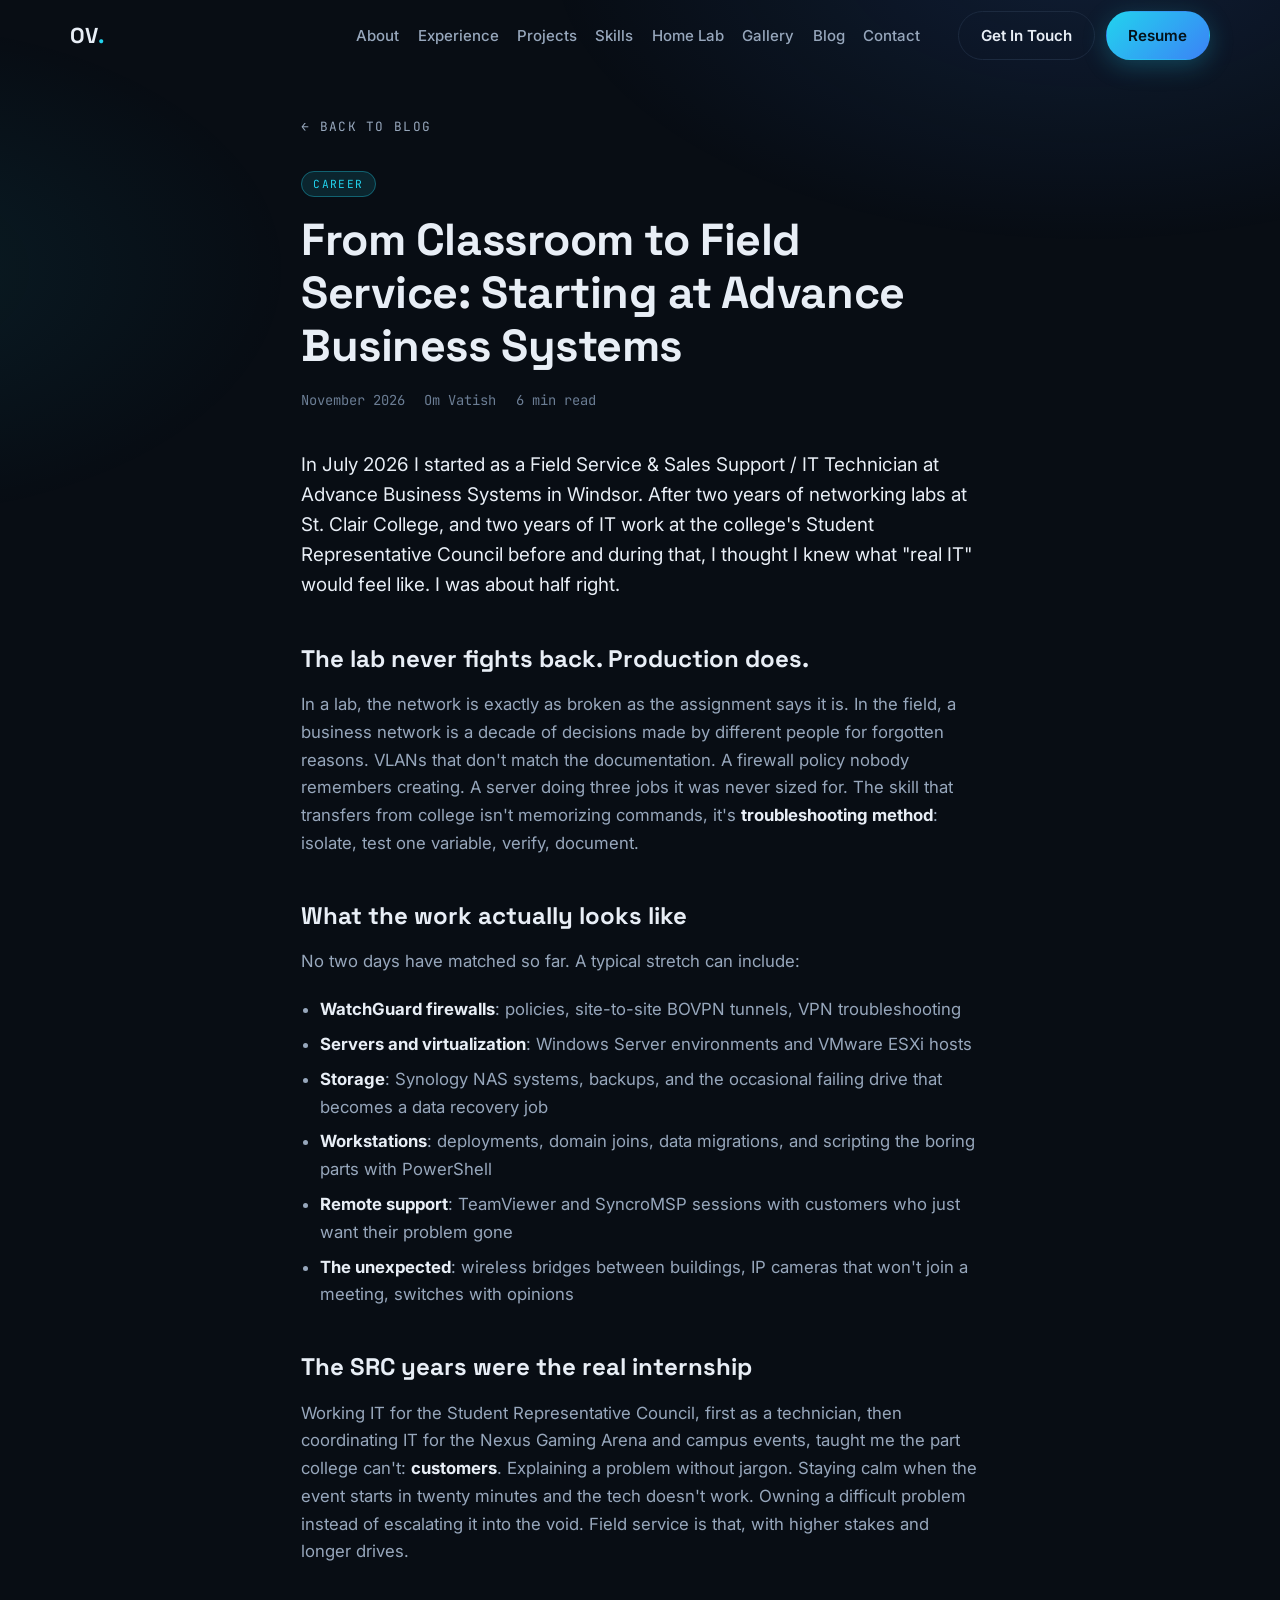
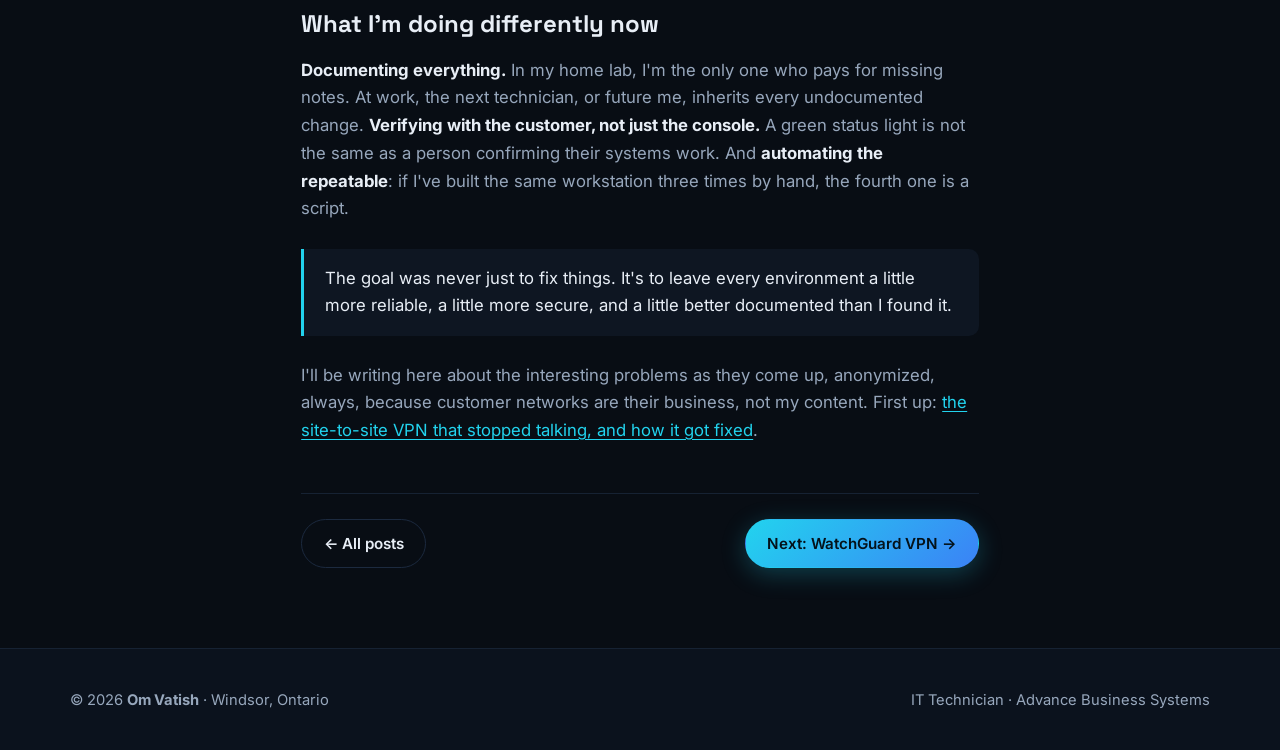
<file: blog/field-service.html>
<!DOCTYPE html>
<html lang="en">
<head>
  <meta charset="UTF-8" />
  <meta name="viewport" content="width=device-width, initial-scale=1.0"/>
  <title>From Classroom to Field Service: Starting at Advance Business Systems - Om Vatish</title>
  <meta name="description" content="Om Vatish on moving from St. Clair College networking labs to field service IT at Advance Business Systems in Windsor - WatchGuard firewalls, VMware ESXi, Synology NAS, remote support, and what real customer networks teach you."/>
  <link rel="stylesheet" href="../css/style.css" />
  <link rel="stylesheet" href="../css/blog.css" />
  <link rel="preconnect" href="https://fonts.googleapis.com">
  <link rel="preconnect" href="https://fonts.gstatic.com" crossorigin>
  <link href="https://fonts.googleapis.com/css2?family=Space+Grotesk:wght@400;500;600;700&family=Inter:wght@300;400;500;600;700&family=JetBrains+Mono:wght@400;600&display=swap" rel="stylesheet">
  <link rel="icon" type="image/png" sizes="32x32" href="../favicon-32x32.png"/>
  <link rel="icon" type="image/png" sizes="16x16" href="../favicon-16x16.png"/>
  <link rel="icon" type="image/x-icon" href="../favicon.ico"/>
</head>
<body>

  <nav class="nav scrolled" id="nav">
    <a href="../index.html" class="nav-logo">OV<span class="dot">.</span></a>
    <ul class="nav-links">
      <li class="nav-close-item"><button class="nav-close" id="nav-close" aria-label="close menu">✕ Close</button></li>
      <li><a href="../index.html#about">About</a></li>
      <li><a href="../index.html#experience">Experience</a></li>
      <li><a href="../index.html#projects">Projects</a></li>
      <li><a href="../index.html#skills">Skills</a></li>
      <li><a href="../index.html#homelab">Home Lab</a></li>
      <li><a href="../gallery.html">Gallery</a></li>
      <li><a href="../blog.html">Blog</a></li>
      <li><a href="../index.html#contact">Contact</a></li>
      <li class="nav-mobile-buttons">
        <a href="../index.html#contact" class="btn-ghost">Get In Touch</a>
        <a href="../resume.html" class="btn-primary">Resume</a>
      </li>
    </ul>
    <div class="nav-buttons">
      <a href="../index.html#contact" class="btn-ghost nav-resume">Get In Touch</a>
      <a href="../resume.html" class="btn-primary nav-resume">Resume</a>
    </div>
    <button class="nav-toggle" id="nav-toggle" aria-label="toggle menu">
      <span></span><span></span><span></span>
    </button>
  </nav>

  <main class="blog-post">
    <div class="blog-post-container">

      <header class="post-header">
        <a href="../blog.html" class="back-link">← Back to Blog</a>
        <br><span class="blog-tag">Career</span>
        <h1>From Classroom to Field Service: Starting at Advance Business Systems</h1>
        <div class="post-meta">
          <span>November 2026</span>
          <span>Om Vatish</span>
          <span>6 min read</span>
        </div>
      </header>

      <article class="post-content">
        <p class="lead">In July 2026 I started as a Field Service &amp; Sales Support / IT Technician at Advance Business Systems in Windsor. After two years of networking labs at St. Clair College, and two years of IT work at the college's Student Representative Council before and during that, I thought I knew what "real IT" would feel like. I was about half right.</p>

        <h2>The lab never fights back. Production does.</h2>
        <p>In a lab, the network is exactly as broken as the assignment says it is. In the field, a business network is a decade of decisions made by different people for forgotten reasons. VLANs that don't match the documentation. A firewall policy nobody remembers creating. A server doing three jobs it was never sized for. The skill that transfers from college isn't memorizing commands, it's <strong>troubleshooting method</strong>: isolate, test one variable, verify, document.</p>

        <h2>What the work actually looks like</h2>
        <p>No two days have matched so far. A typical stretch can include:</p>
        <ul>
          <li><strong>WatchGuard firewalls</strong>: policies, site-to-site BOVPN tunnels, VPN troubleshooting</li>
          <li><strong>Servers and virtualization</strong>: Windows Server environments and VMware ESXi hosts</li>
          <li><strong>Storage</strong>: Synology NAS systems, backups, and the occasional failing drive that becomes a data recovery job</li>
          <li><strong>Workstations</strong>: deployments, domain joins, data migrations, and scripting the boring parts with PowerShell</li>
          <li><strong>Remote support</strong>: TeamViewer and SyncroMSP sessions with customers who just want their problem gone</li>
          <li><strong>The unexpected</strong>: wireless bridges between buildings, IP cameras that won't join a meeting, switches with opinions</li>
        </ul>

        <h2>The SRC years were the real internship</h2>
        <p>Working IT for the Student Representative Council, first as a technician, then coordinating IT for the Nexus Gaming Arena and campus events, taught me the part college can't: <strong>customers</strong>. Explaining a problem without jargon. Staying calm when the event starts in twenty minutes and the tech doesn't work. Owning a difficult problem instead of escalating it into the void. Field service is that, with higher stakes and longer drives.</p>

        <h2>What I'm doing differently now</h2>
        <p><strong>Documenting everything.</strong> In my home lab, I'm the only one who pays for missing notes. At work, the next technician, or future me, inherits every undocumented change. <strong>Verifying with the customer, not just the console.</strong> A green status light is not the same as a person confirming their systems work. And <strong>automating the repeatable</strong>: if I've built the same workstation three times by hand, the fourth one is a script.</p>

        <blockquote>The goal was never just to fix things. It's to leave every environment a little more reliable, a little more secure, and a little better documented than I found it.</blockquote>

        <p>I'll be writing here about the interesting problems as they come up, anonymized, always, because customer networks are their business, not my content. First up: <a href="watchguard-vpn.html">the site-to-site VPN that stopped talking, and how it got fixed</a>.</p>
      </article>

      <div class="post-footer-nav">
        <a href="../blog.html" class="btn-ghost">← All posts</a>
        <a href="watchguard-vpn.html" class="btn-primary">Next: WatchGuard VPN →</a>
      </div>

    </div>
  </main>

  <footer class="footer">
    <div class="container">
      <p>© 2026 <strong>Om Vatish</strong> · Windsor, Ontario</p>
      <p class="footer-sub">IT Technician · Advance Business Systems</p>
    </div>
  </footer>

  <script src="../js/main.js"></script>
</body>
</html>
</file>
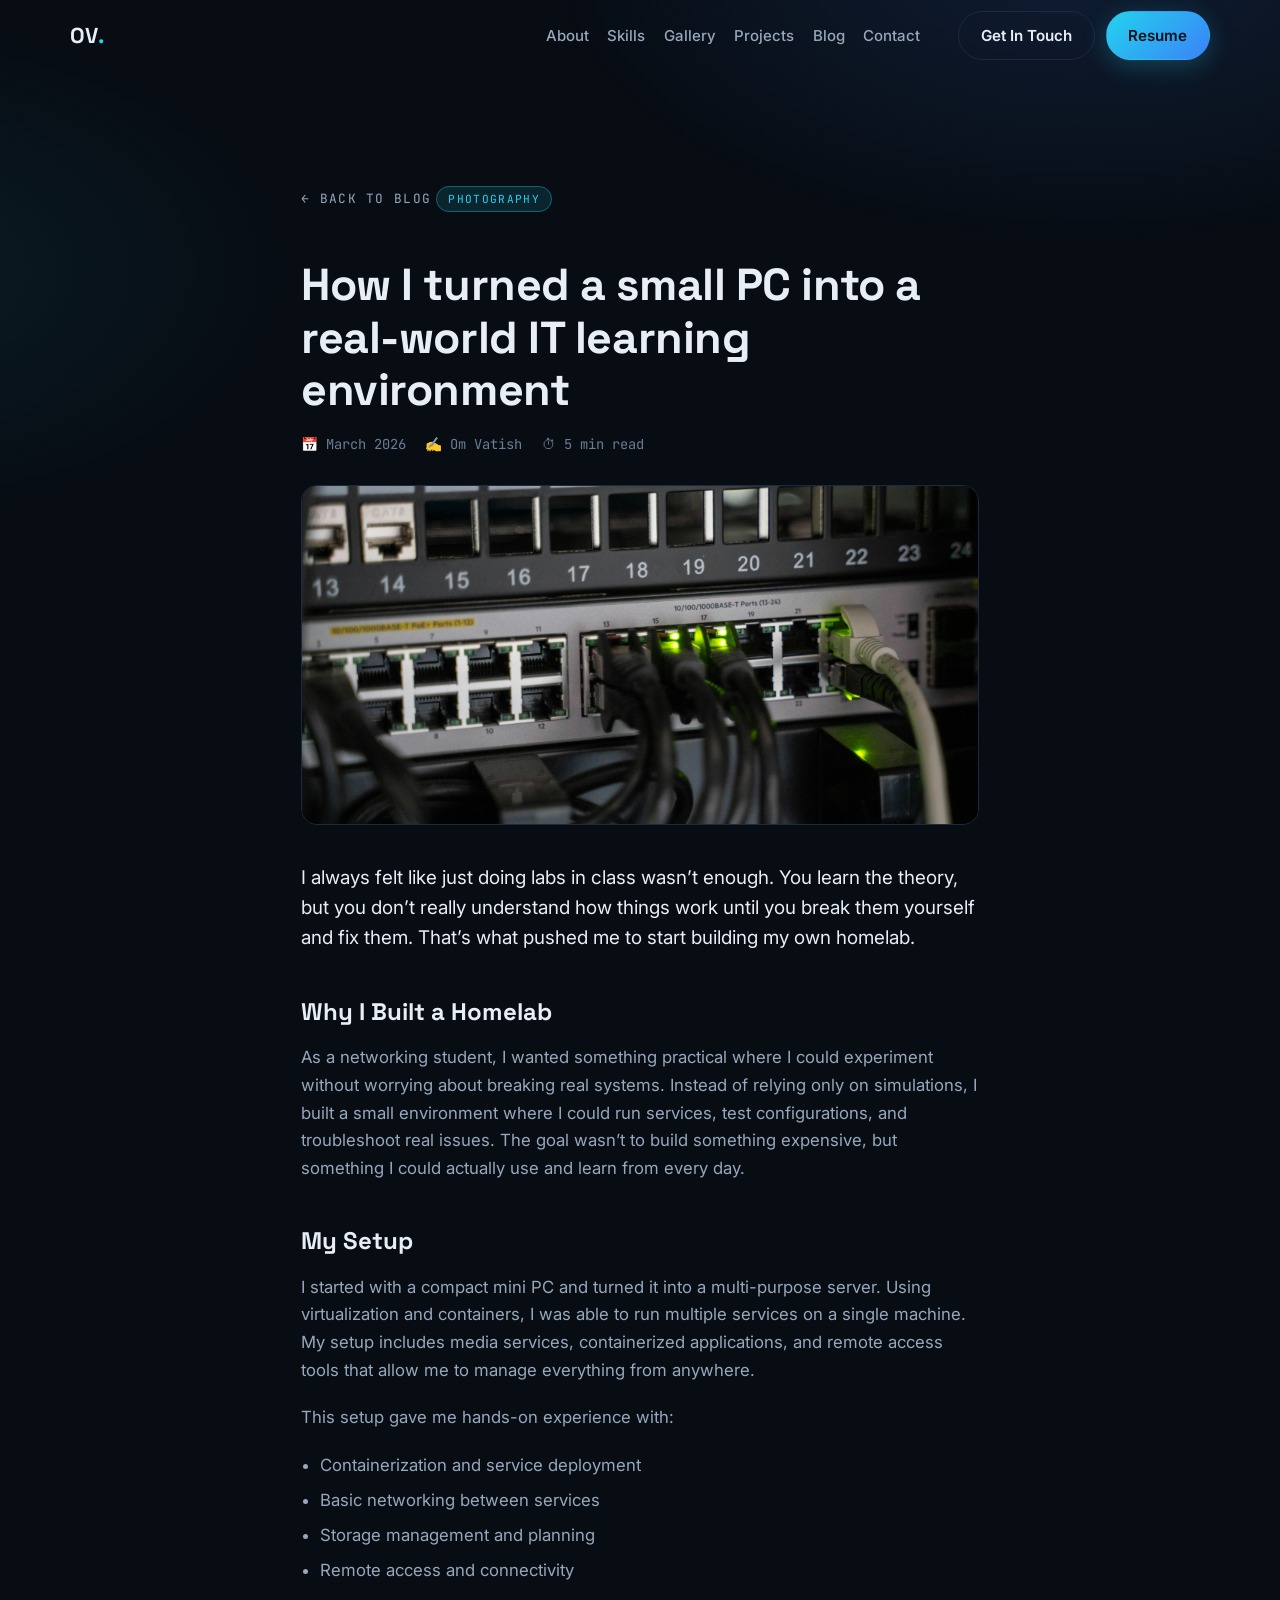
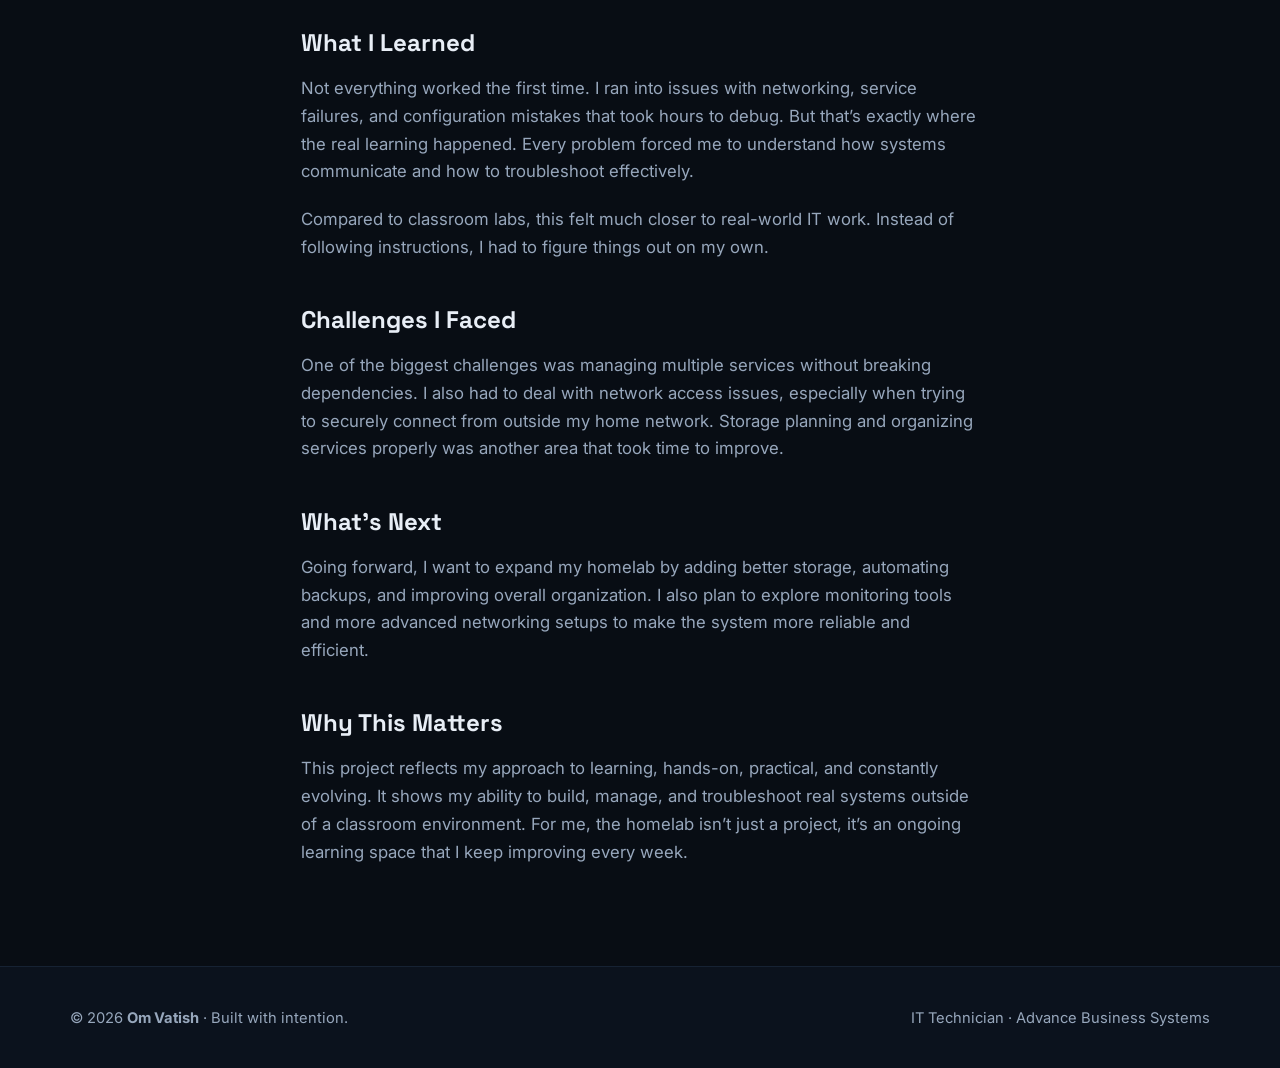
<file: blog/Networking Blog.html>
<!DOCTYPE html>
<html lang="en">
<head>
  <meta charset="UTF-8" />
  <meta name="viewport" content="width=device-width, initial-scale=1.0"/>
  <title>Building My Homelab as a Networking Student</title>
  <link rel="stylesheet" href="../css/style.css" />
  <link rel="stylesheet" href="../css/blog.css" />
  <link rel="preconnect" href="https://fonts.googleapis.com">
  <link href="https://fonts.googleapis.com/css2?family=Space+Grotesk:wght@400;500;600;700&family=Inter:wght@300;400;500;600;700&family=JetBrains+Mono:wght@400;600&display=swap" rel="stylesheet">
</head>
<body>

  <div class="cursor" id="cursor"></div>
  <div class="cursor-trail" id="cursor-trail"></div>

  <!-- ─── NAV ────────────────────────────────────────────── -->
  <nav class="nav scrolled" id="nav">
    <a href="../index.html" class="nav-logo">OV<span class="dot">.</span></a>
    <ul class="nav-links">
      <li class="nav-close-item"><button class="nav-close" id="nav-close" aria-label="close menu">✕ Close</button></li>
      <li><a href="../index.html#about">About</a></li>
      <li><a href="../index.html#skills">Skills</a></li>
      <li><a href="../gallery.html">Gallery</a></li>
      <li><a href="../index.html#projects">Projects</a></li>
      <li><a href="../index.html#blog">Blog</a></li>
      <li><a href="../index.html#contact">Contact</a></li>
      <li class="nav-mobile-buttons">
        <a href="../index.html#contact" class="btn-ghost">Get In Touch</a>
        <a href="../resume.html" class="btn-primary" target="_blank" rel="noopener noreferrer">Resume</a>
      </li>
    </ul>
    <div class="nav-buttons">
      <a href="../index.html#contact" class="btn-ghost nav-resume">Get In Touch</a>
      <a href="../resume.html" class="btn-primary nav-resume" target="_blank" rel="noopener noreferrer">Resume</a>
    </div>
    <button class="nav-toggle" id="nav-toggle" aria-label="toggle menu">
      <span></span><span></span><span></span>
    </button>
  </nav>

  <!-- ─── BLOG POST ────────────────────────────────────────── -->
  <main class="blog-post">
    <div class="blog-post-container">

      <header class="post-header">
        <a href="../index.html#blog" class="back-link">← Back to Blog</a>
        <span class="blog-tag">Photography</span>
        <h1>How I turned a small PC into a real-world IT learning environment</h1>
        <div class="post-meta">
          <span>📅 March 2026</span>
          <span>✍️ Om Vatish</span>
          <span>⏱ 5 min read</span>
        </div>
        <div class="post-hero-img">
          <!-- swap placeholder with: <img src="../images/post-cover.jpg" alt="Polar Plunge 2026"> -->
          <div class="gallery-placeholder"><img src="../images/homelab.jpg" alt="portrait"></div>
        </div>
      </header>

     <article class="post-content">

  <p class="lead">
    I always felt like just doing labs in class wasn’t enough. You learn the theory, but you don’t really understand how things work until you break them yourself and fix them. That’s what pushed me to start building my own homelab.
  </p>

  <h2>Why I Built a Homelab</h2>
  <p>
    As a networking student, I wanted something practical where I could experiment without worrying about breaking real systems. Instead of relying only on simulations, I built a small environment where I could run services, test configurations, and troubleshoot real issues. The goal wasn’t to build something expensive, but something I could actually use and learn from every day.
  </p>

  <h2>My Setup</h2>
  <p>
    I started with a compact mini PC and turned it into a multi-purpose server. Using virtualization and containers, I was able to run multiple services on a single machine. My setup includes media services, containerized applications, and remote access tools that allow me to manage everything from anywhere.
  </p>

  <p>
    This setup gave me hands-on experience with:
  </p>

  <ul>
    <li>Containerization and service deployment</li>
    <li>Basic networking between services</li>
    <li>Storage management and planning</li>
    <li>Remote access and connectivity</li>
  </ul>

  <h2>What I Learned</h2>
  <p>
    Not everything worked the first time. I ran into issues with networking, service failures, and configuration mistakes that took hours to debug. But that’s exactly where the real learning happened. Every problem forced me to understand how systems communicate and how to troubleshoot effectively.
  </p>

  <p>
    Compared to classroom labs, this felt much closer to real-world IT work. Instead of following instructions, I had to figure things out on my own.
  </p>

  <h2>Challenges I Faced</h2>
  <p>
    One of the biggest challenges was managing multiple services without breaking dependencies. I also had to deal with network access issues, especially when trying to securely connect from outside my home network. Storage planning and organizing services properly was another area that took time to improve.
  </p>

  <h2>What’s Next</h2>
  <p>
    Going forward, I want to expand my homelab by adding better storage, automating backups, and improving overall organization. I also plan to explore monitoring tools and more advanced networking setups to make the system more reliable and efficient.
  </p>

  <h2>Why This Matters</h2>
  <p>
    This project reflects my approach to learning, hands-on, practical, and constantly evolving. It shows my ability to build, manage, and troubleshoot real systems outside of a classroom environment. For me, the homelab isn’t just a project, it’s an ongoing learning space that I keep improving every week.
  </p>

</article>

    </div>
  </main>

  <!-- ─── FOOTER ───────────────────────────────────────────── -->
  <footer class="footer">
    <div class="container">
      <p>© 2026 <strong>Om Vatish</strong> · Built with intention.</p>
      <p class="footer-sub">IT Technician · Advance Business Systems</p>
    </div>
  </footer>

  <script src="../js/main.js"></script>

  <script>
    // Keep nav scrolled state on blog page
    document.getElementById('nav').classList.add('scrolled');
  </script>
  <script>
  // Match content top to actual nav height
  const nav = document.getElementById('nav');
  const post = document.querySelector('.blog-post');
  post.style.marginTop = nav.offsetHeight + 'px';
</script>

</body>
</html>
</file>
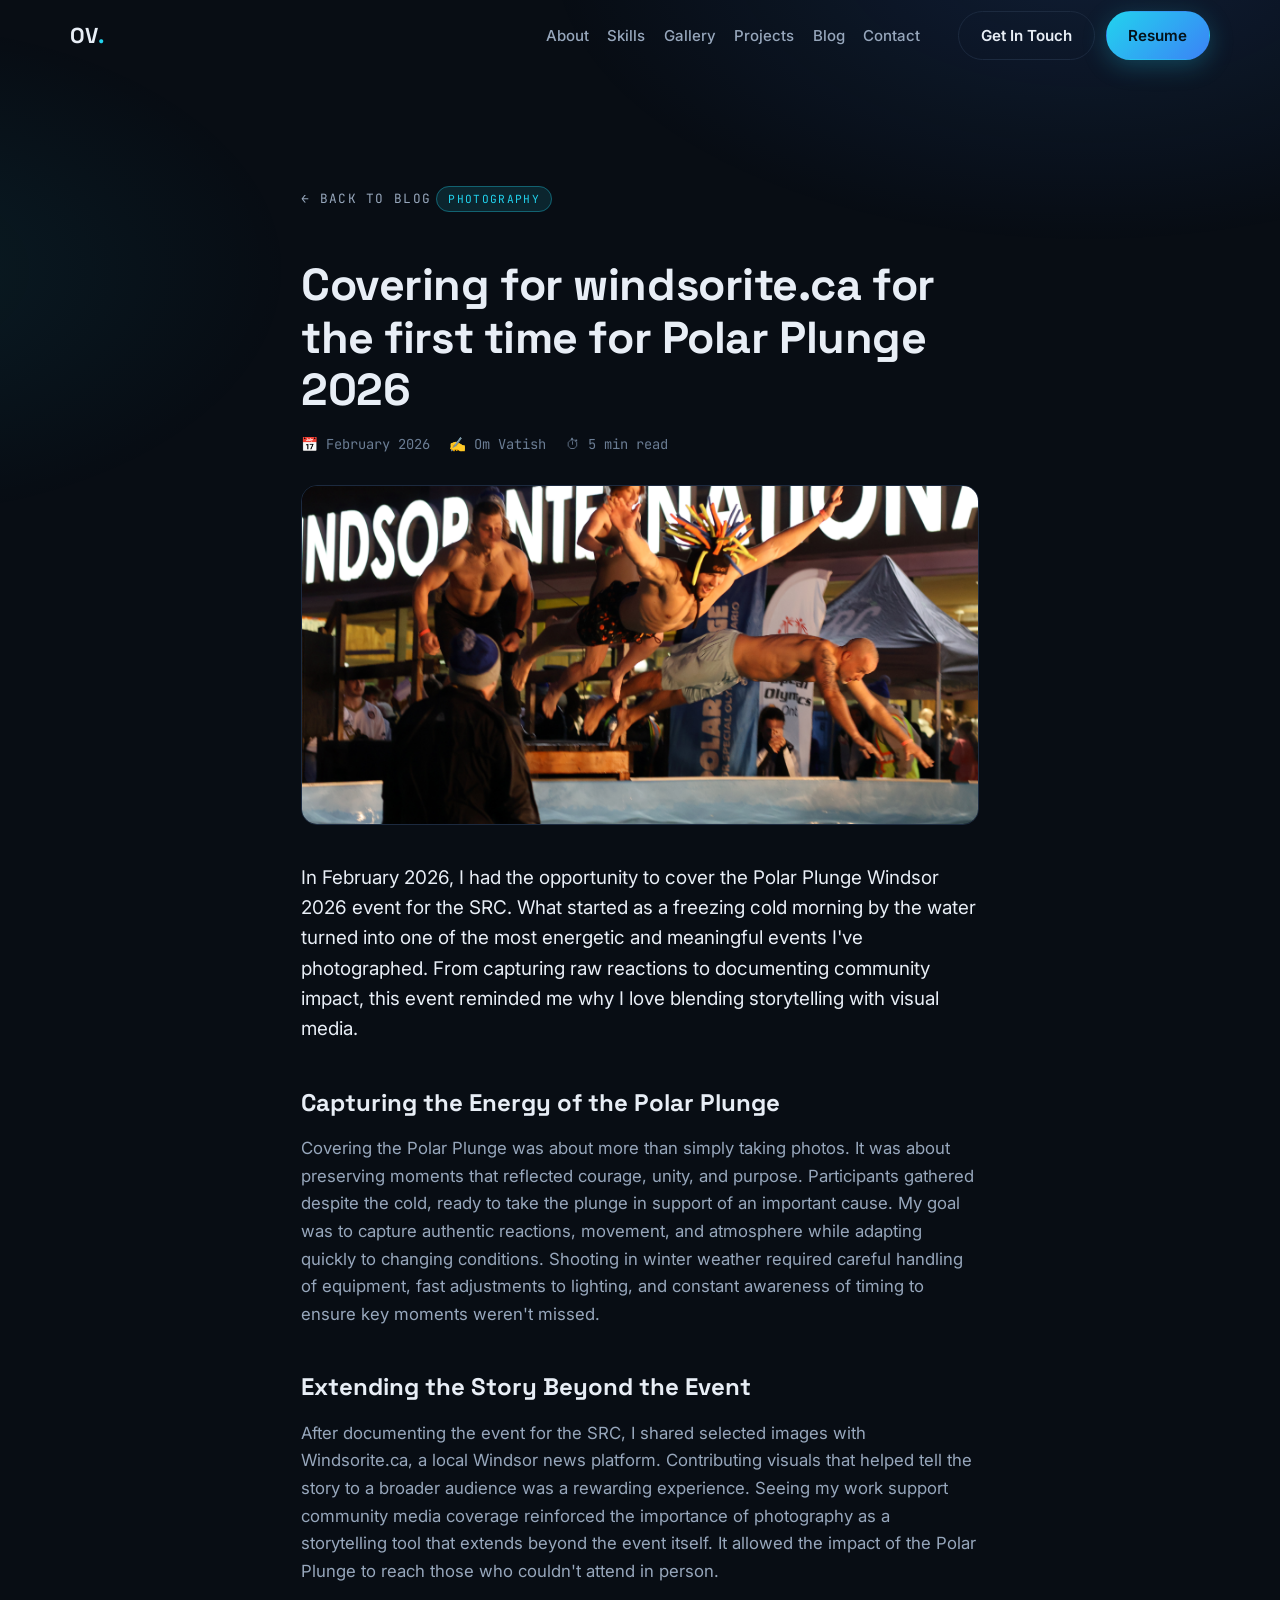
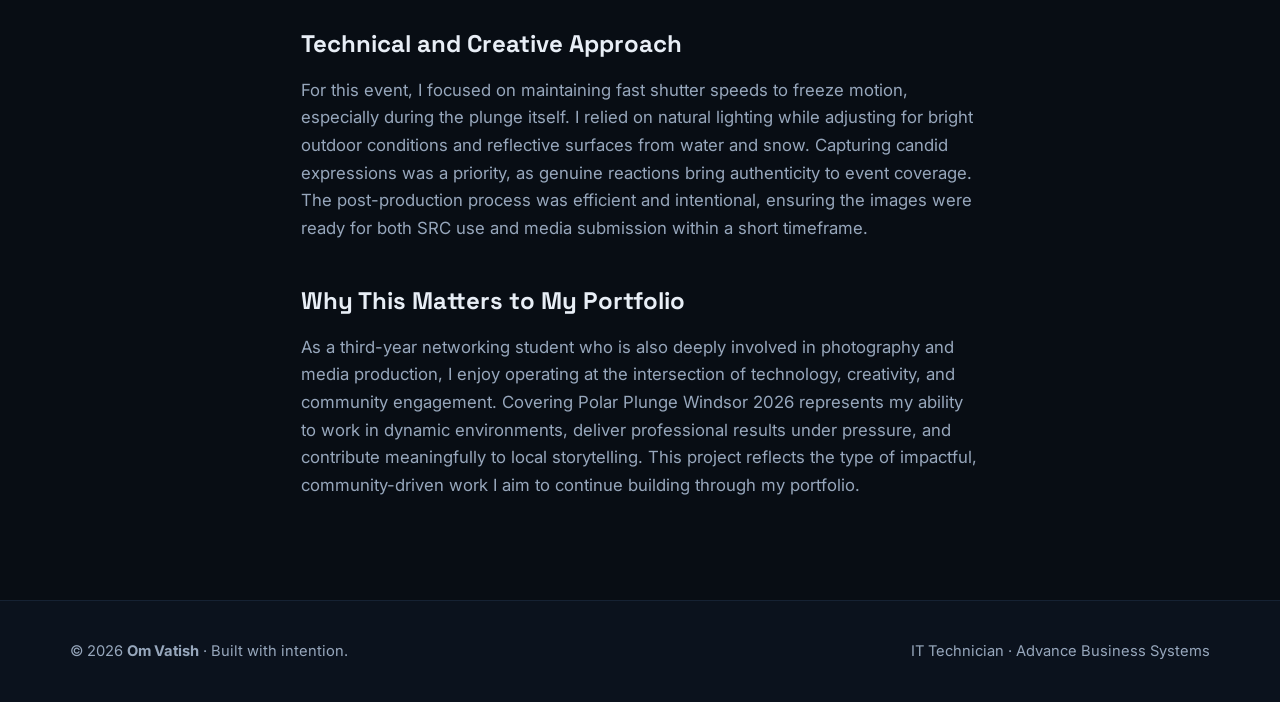
<file: blog/Polarplunge.html>
<!DOCTYPE html>
<html lang="en">
<head>
  <meta charset="UTF-8" />
  <meta name="viewport" content="width=device-width, initial-scale=1.0"/>
  <title>Covering pictures for windsorite.ca | Om Vatish</title>
  <link rel="stylesheet" href="../css/style.css" />
  <link rel="stylesheet" href="../css/blog.css" />
  <link rel="preconnect" href="https://fonts.googleapis.com">
  <link href="https://fonts.googleapis.com/css2?family=Space+Grotesk:wght@400;500;600;700&family=Inter:wght@300;400;500;600;700&family=JetBrains+Mono:wght@400;600&display=swap" rel="stylesheet">
</head>
<body>

  <div class="cursor" id="cursor"></div>
  <div class="cursor-trail" id="cursor-trail"></div>

  <!-- ─── NAV ────────────────────────────────────────────── -->
  <nav class="nav scrolled" id="nav">
    <a href="../index.html" class="nav-logo">OV<span class="dot">.</span></a>
    <ul class="nav-links">
      <li class="nav-close-item"><button class="nav-close" id="nav-close" aria-label="close menu">✕ Close</button></li>
      <li><a href="../index.html#about">About</a></li>
      <li><a href="../index.html#skills">Skills</a></li>
      <li><a href="../gallery.html">Gallery</a></li>
      <li><a href="../index.html#projects">Projects</a></li>
      <li><a href="../index.html#blog">Blog</a></li>
      <li><a href="../index.html#contact">Contact</a></li>
      <li class="nav-mobile-buttons">
        <a href="../index.html#contact" class="btn-ghost">Get In Touch</a>
        <a href="../resume.html" class="btn-primary" target="_blank" rel="noopener noreferrer">Resume</a>
      </li>
    </ul>
    <div class="nav-buttons">
      <a href="../index.html#contact" class="btn-ghost nav-resume">Get In Touch</a>
      <a href="../resume.html" class="btn-primary nav-resume" target="_blank" rel="noopener noreferrer">Resume</a>
    </div>
    <button class="nav-toggle" id="nav-toggle" aria-label="toggle menu">
      <span></span><span></span><span></span>
    </button>
  </nav>

  <!-- ─── BLOG POST ────────────────────────────────────────── -->
  <main class="blog-post">
    <div class="blog-post-container">

      <header class="post-header">
        <a href="../index.html#blog" class="back-link">← Back to Blog</a>
        <span class="blog-tag">Photography</span>
        <h1>Covering for windsorite.ca for the first time for Polar Plunge 2026</h1>
        <div class="post-meta">
          <span>📅 February 2026</span>
          <span>✍️ Om Vatish</span>
          <span>⏱ 5 min read</span>
        </div>
        <div class="post-hero-img">
          <!-- swap placeholder with: <img src="../images/post-cover.jpg" alt="Polar Plunge 2026"> -->
          <div class="gallery-placeholder"><img src="../images/IMG8.jpg" alt="portrait"></div>
        </div>
      </header>

      <article class="post-content">
        <p class="lead">
          In February 2026, I had the opportunity to cover the Polar Plunge Windsor 2026 event for the SRC. What started as a freezing cold morning by the water turned into one of the most energetic and meaningful events I've photographed. From capturing raw reactions to documenting community impact, this event reminded me why I love blending storytelling with visual media.
        </p>

        <h2>Capturing the Energy of the Polar Plunge</h2>
        <p>
          Covering the Polar Plunge was about more than simply taking photos. It was about preserving moments that reflected courage, unity, and purpose. Participants gathered despite the cold, ready to take the plunge in support of an important cause. My goal was to capture authentic reactions, movement, and atmosphere while adapting quickly to changing conditions. Shooting in winter weather required careful handling of equipment, fast adjustments to lighting, and constant awareness of timing to ensure key moments weren't missed.
        </p>

        <h2>Extending the Story Beyond the Event</h2>
        <p>
          After documenting the event for the SRC, I shared selected images with Windsorite.ca, a local Windsor news platform. Contributing visuals that helped tell the story to a broader audience was a rewarding experience. Seeing my work support community media coverage reinforced the importance of photography as a storytelling tool that extends beyond the event itself. It allowed the impact of the Polar Plunge to reach those who couldn't attend in person.
        </p>

        <h2>Technical and Creative Approach</h2>
        <p>
          For this event, I focused on maintaining fast shutter speeds to freeze motion, especially during the plunge itself. I relied on natural lighting while adjusting for bright outdoor conditions and reflective surfaces from water and snow. Capturing candid expressions was a priority, as genuine reactions bring authenticity to event coverage. The post-production process was efficient and intentional, ensuring the images were ready for both SRC use and media submission within a short timeframe.
        </p>

        <h2>Why This Matters to My Portfolio</h2>
        <p>
          As a third-year networking student who is also deeply involved in photography and media production, I enjoy operating at the intersection of technology, creativity, and community engagement. Covering Polar Plunge Windsor 2026 represents my ability to work in dynamic environments, deliver professional results under pressure, and contribute meaningfully to local storytelling. This project reflects the type of impactful, community-driven work I aim to continue building through my portfolio.
        </p>
      </article>

    </div>
  </main>

  <!-- ─── FOOTER ───────────────────────────────────────────── -->
  <footer class="footer">
    <div class="container">
      <p>© 2026 <strong>Om Vatish</strong> · Built with intention.</p>
      <p class="footer-sub">IT Technician · Advance Business Systems</p>
    </div>
  </footer>

  <script src="../js/main.js"></script>

  <script>
    // Keep nav scrolled state on blog page
    document.getElementById('nav').classList.add('scrolled');
  </script>
  <script>
  // Match content top to actual nav height
  const nav = document.getElementById('nav');
  const post = document.querySelector('.blog-post');
  post.style.marginTop = nav.offsetHeight + 'px';
</script>

</body>
</html>
</file>
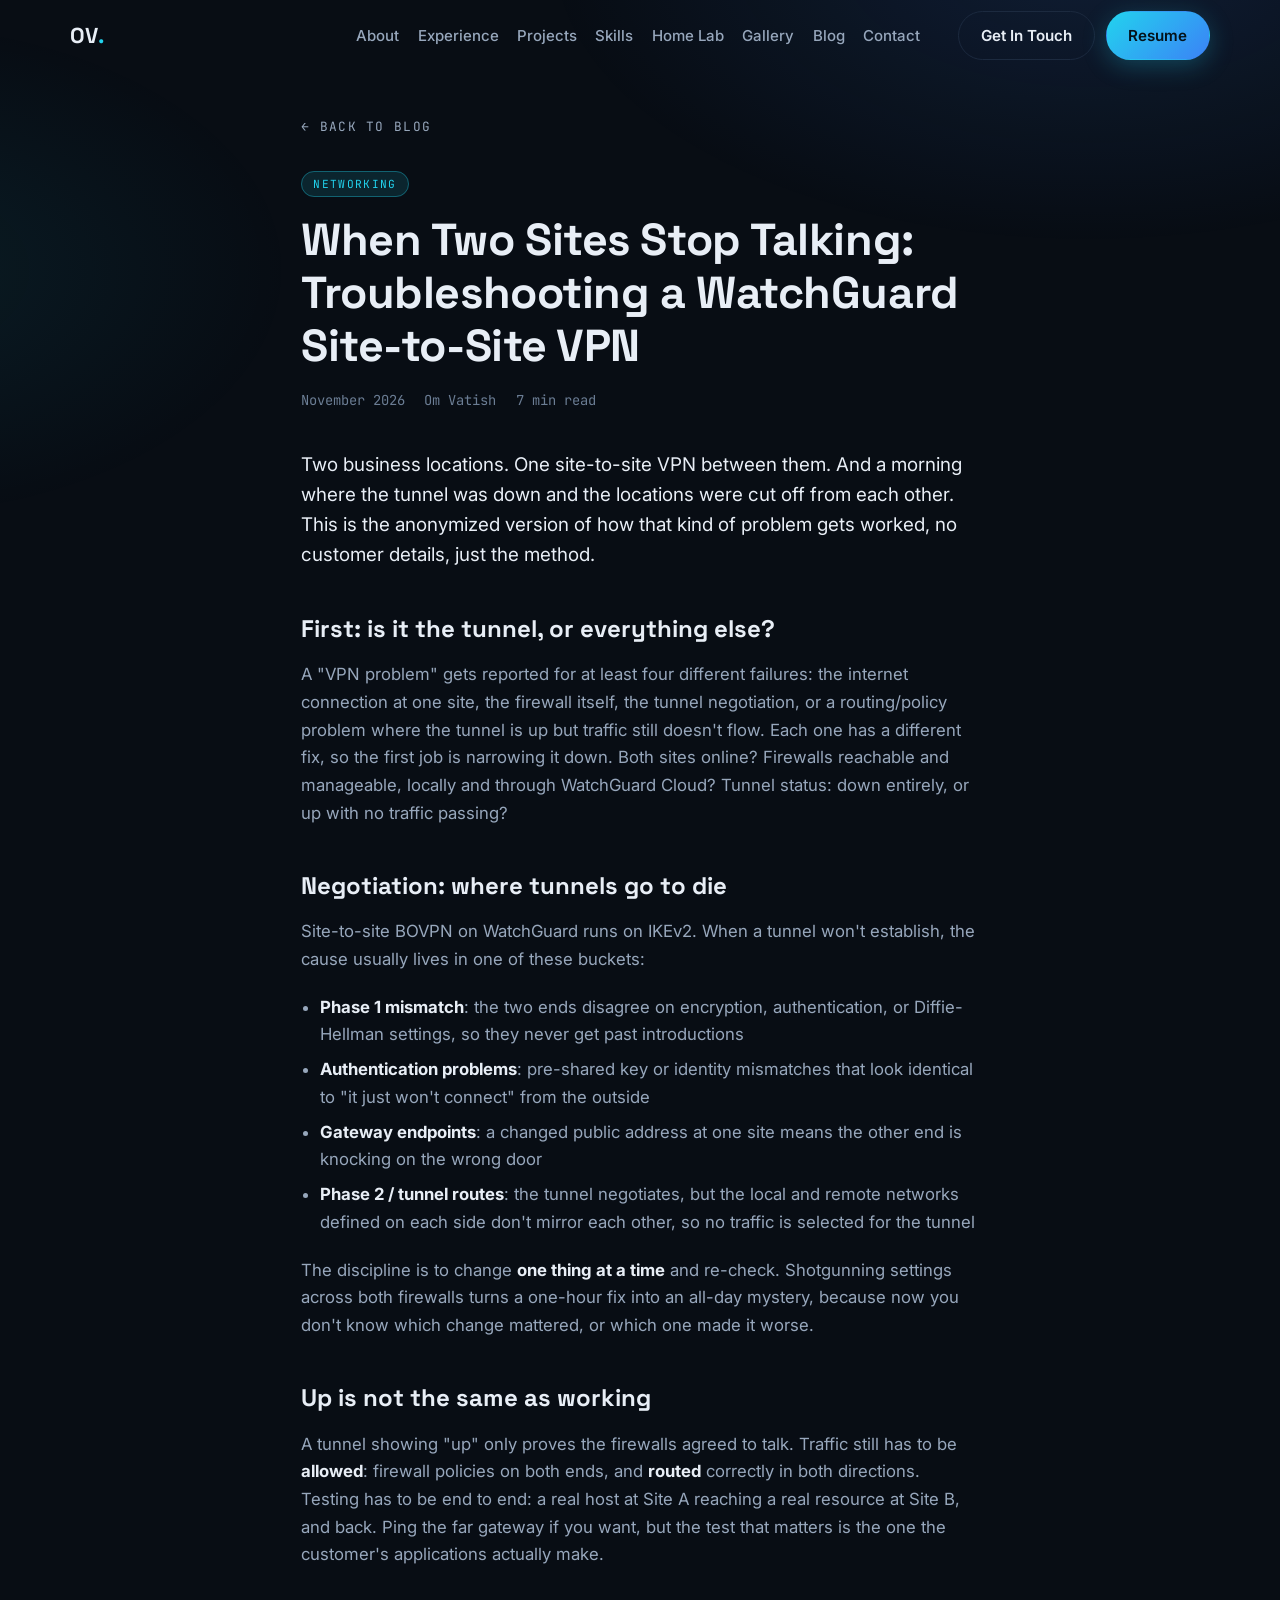
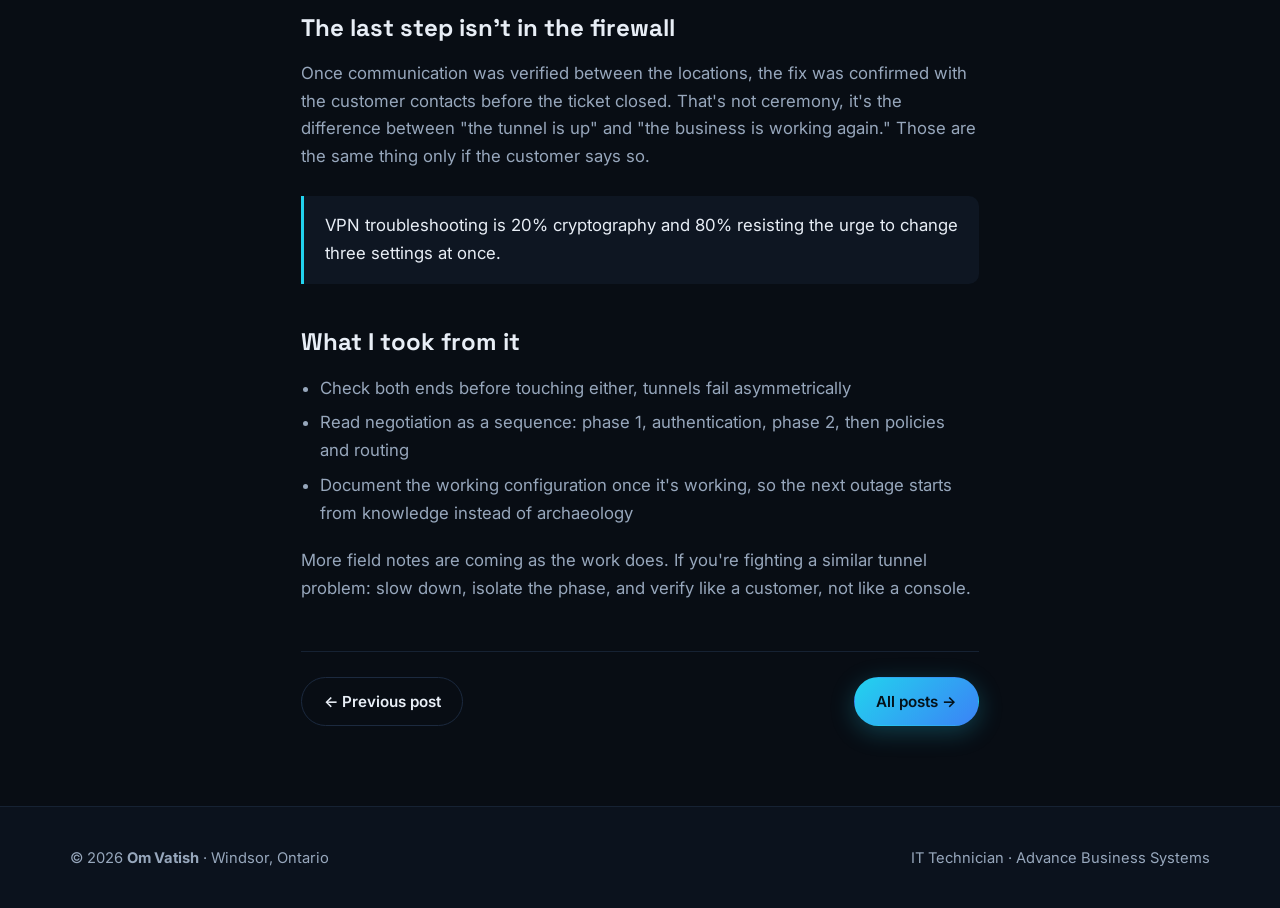
<file: blog/watchguard-vpn.html>
<!DOCTYPE html>
<html lang="en">
<head>
  <meta charset="UTF-8" />
  <meta name="viewport" content="width=device-width, initial-scale=1.0"/>
  <title>When Two Sites Stop Talking: Troubleshooting a WatchGuard Site-to-Site VPN - Om Vatish</title>
  <meta name="description" content="How a failed WatchGuard BOVPN tunnel between two business locations was diagnosed and fixed - IKEv2 negotiation, authentication, firewall policies, and verifying the fix with the customer. Anonymized field notes by Om Vatish."/>
  <link rel="stylesheet" href="../css/style.css" />
  <link rel="stylesheet" href="../css/blog.css" />
  <link rel="preconnect" href="https://fonts.googleapis.com">
  <link rel="preconnect" href="https://fonts.gstatic.com" crossorigin>
  <link href="https://fonts.googleapis.com/css2?family=Space+Grotesk:wght@400;500;600;700&family=Inter:wght@300;400;500;600;700&family=JetBrains+Mono:wght@400;600&display=swap" rel="stylesheet">
  <link rel="icon" type="image/png" sizes="32x32" href="../favicon-32x32.png"/>
  <link rel="icon" type="image/png" sizes="16x16" href="../favicon-16x16.png"/>
  <link rel="icon" type="image/x-icon" href="../favicon.ico"/>
</head>
<body>

  <nav class="nav scrolled" id="nav">
    <a href="../index.html" class="nav-logo">OV<span class="dot">.</span></a>
    <ul class="nav-links">
      <li class="nav-close-item"><button class="nav-close" id="nav-close" aria-label="close menu">✕ Close</button></li>
      <li><a href="../index.html#about">About</a></li>
      <li><a href="../index.html#experience">Experience</a></li>
      <li><a href="../index.html#projects">Projects</a></li>
      <li><a href="../index.html#skills">Skills</a></li>
      <li><a href="../index.html#homelab">Home Lab</a></li>
      <li><a href="../gallery.html">Gallery</a></li>
      <li><a href="../blog.html">Blog</a></li>
      <li><a href="../index.html#contact">Contact</a></li>
      <li class="nav-mobile-buttons">
        <a href="../index.html#contact" class="btn-ghost">Get In Touch</a>
        <a href="../resume.html" class="btn-primary">Resume</a>
      </li>
    </ul>
    <div class="nav-buttons">
      <a href="../index.html#contact" class="btn-ghost nav-resume">Get In Touch</a>
      <a href="../resume.html" class="btn-primary nav-resume">Resume</a>
    </div>
    <button class="nav-toggle" id="nav-toggle" aria-label="toggle menu">
      <span></span><span></span><span></span>
    </button>
  </nav>

  <main class="blog-post">
    <div class="blog-post-container">

      <header class="post-header">
        <a href="../blog.html" class="back-link">← Back to Blog</a>
        <br><span class="blog-tag">Networking</span>
        <h1>When Two Sites Stop Talking: Troubleshooting a WatchGuard Site-to-Site VPN</h1>
        <div class="post-meta">
          <span>November 2026</span>
          <span>Om Vatish</span>
          <span>7 min read</span>
        </div>
      </header>

      <article class="post-content">
        <p class="lead">Two business locations. One site-to-site VPN between them. And a morning where the tunnel was down and the locations were cut off from each other. This is the anonymized version of how that kind of problem gets worked, no customer details, just the method.</p>

        <h2>First: is it the tunnel, or everything else?</h2>
        <p>A "VPN problem" gets reported for at least four different failures: the internet connection at one site, the firewall itself, the tunnel negotiation, or a routing/policy problem where the tunnel is up but traffic still doesn't flow. Each one has a different fix, so the first job is narrowing it down. Both sites online? Firewalls reachable and manageable, locally and through WatchGuard Cloud? Tunnel status: down entirely, or up with no traffic passing?</p>

        <h2>Negotiation: where tunnels go to die</h2>
        <p>Site-to-site BOVPN on WatchGuard runs on IKEv2. When a tunnel won't establish, the cause usually lives in one of these buckets:</p>
        <ul>
          <li><strong>Phase 1 mismatch</strong>: the two ends disagree on encryption, authentication, or Diffie-Hellman settings, so they never get past introductions</li>
          <li><strong>Authentication problems</strong>: pre-shared key or identity mismatches that look identical to "it just won't connect" from the outside</li>
          <li><strong>Gateway endpoints</strong>: a changed public address at one site means the other end is knocking on the wrong door</li>
          <li><strong>Phase 2 / tunnel routes</strong>: the tunnel negotiates, but the local and remote networks defined on each side don't mirror each other, so no traffic is selected for the tunnel</li>
        </ul>
        <p>The discipline is to change <strong>one thing at a time</strong> and re-check. Shotgunning settings across both firewalls turns a one-hour fix into an all-day mystery, because now you don't know which change mattered, or which one made it worse.</p>

        <h2>Up is not the same as working</h2>
        <p>A tunnel showing "up" only proves the firewalls agreed to talk. Traffic still has to be <strong>allowed</strong>: firewall policies on both ends, and <strong>routed</strong> correctly in both directions. Testing has to be end to end: a real host at Site A reaching a real resource at Site B, and back. Ping the far gateway if you want, but the test that matters is the one the customer's applications actually make.</p>

        <h2>The last step isn't in the firewall</h2>
        <p>Once communication was verified between the locations, the fix was confirmed with the customer contacts before the ticket closed. That's not ceremony, it's the difference between "the tunnel is up" and "the business is working again." Those are the same thing only if the customer says so.</p>

        <blockquote>VPN troubleshooting is 20% cryptography and 80% resisting the urge to change three settings at once.</blockquote>

        <h2>What I took from it</h2>
        <ul>
          <li>Check both ends before touching either, tunnels fail asymmetrically</li>
          <li>Read negotiation as a sequence: phase 1, authentication, phase 2, then policies and routing</li>
          <li>Document the working configuration once it's working, so the next outage starts from knowledge instead of archaeology</li>
        </ul>
        <p>More field notes are coming as the work does. If you're fighting a similar tunnel problem: slow down, isolate the phase, and verify like a customer, not like a console.</p>
      </article>

      <div class="post-footer-nav">
        <a href="field-service.html" class="btn-ghost">← Previous post</a>
        <a href="../blog.html" class="btn-primary">All posts →</a>
      </div>

    </div>
  </main>

  <footer class="footer">
    <div class="container">
      <p>© 2026 <strong>Om Vatish</strong> · Windsor, Ontario</p>
      <p class="footer-sub">IT Technician · Advance Business Systems</p>
    </div>
  </footer>

  <script src="../js/main.js"></script>
</body>
</html>
</file>
<file: css/style.css>
/* ============================================================
   Om Vatish - omvatish.ca
   Design system v2 (2026): dark, premium tech, cyan/blue accent
   ============================================================ */

:root{
  --bg:#080d14;
  --bg-2:#0b121d;
  --bg2:#0b121d;
  --surface:#0e1622;
  --surface-2:#121d2e;
  --border:#1c2a3f;
  --border-soft:#162233;
  --text:#e8eef6;
  --muted:#97a7bc;
  --text-muted:#97a7bc;
  --muted-2:#6b7d94;
  --accent:#22d3ee;
  --accent-2:#3b82f6;
  --accent2:#3b82f6;
  --accent-soft:rgba(34,211,238,.12);
  --green:#34d399;
  --amber:#fbbf24;
  --radius:16px;
  --radius-sm:10px;
  --max:1140px;
  --font-body:'Inter',system-ui,-apple-system,'Segoe UI',sans-serif;
  --font-head:'Space Grotesk',var(--font-body);
  --font-display:'Space Grotesk',var(--font-body);
  --font-mono:'JetBrains Mono',ui-monospace,SFMono-Regular,Menlo,monospace;
  --nav-h:72px;
}

*{margin:0;padding:0;box-sizing:border-box}
html{scroll-behavior:smooth;scroll-padding-top:calc(var(--nav-h) + 16px)}
body{
  background:var(--bg);
  color:var(--text);
  font-family:var(--font-body);
  font-size:16.5px;
  line-height:1.65;
  -webkit-font-smoothing:antialiased;
  overflow-x:hidden;
}
::selection{background:var(--accent);color:#04121a}
img{max-width:100%;display:block}
a{color:var(--accent);text-decoration:none}
a:hover{text-decoration:underline}

body::before{
  content:"";position:fixed;inset:0;pointer-events:none;z-index:0;
  background:
    radial-gradient(900px 480px at 85% -5%, rgba(59,130,246,.14), transparent 60%),
    radial-gradient(700px 420px at -10% 30%, rgba(34,211,238,.08), transparent 60%);
}
main,footer,nav{position:relative;z-index:1}

.container{width:min(var(--max),92%);margin:0 auto}

/* ---------- Nav ---------- */
.nav{
  position:fixed;top:0;left:0;right:0;z-index:100;height:var(--nav-h);
  display:flex;align-items:center;gap:2rem;
  padding:0 max(4%, calc((100% - var(--max))/2));
  transition:background .3s,border-color .3s;
  border-bottom:1px solid transparent;
}
.nav.scrolled{background:rgba(8,13,20,.86);backdrop-filter:blur(14px);border-bottom-color:var(--border-soft)}
.nav-logo{font-family:var(--font-head);font-weight:700;font-size:1.35rem;color:var(--text);letter-spacing:.02em}
.nav-logo:hover{text-decoration:none}
.nav-logo .dot{color:var(--accent)}
.nav-links{display:flex;gap:1.15rem;list-style:none;margin-left:auto;align-items:center}
.nav-links a{color:var(--muted);font-size:.94rem;font-weight:500}
.nav-links a:hover,.nav-links a.active{color:var(--text);text-decoration:none}
.nav-buttons{display:flex;gap:.7rem;margin-left:.4rem}
.nav-toggle{display:none;background:none;border:0;cursor:pointer;padding:.5rem;margin-left:auto}
.nav-toggle span{display:block;width:24px;height:2px;background:var(--text);margin:5px 0;transition:.3s}
.nav-close-item,.nav-mobile-buttons{display:none}

/* ---------- Buttons ---------- */
.btn-primary,.btn-ghost{
  display:inline-flex;align-items:center;gap:.5rem;
  font-weight:600;font-size:.95rem;padding:.68rem 1.35rem;border-radius:999px;
  transition:transform .2s, box-shadow .2s, background .2s, border-color .2s;
  border:1px solid transparent;cursor:pointer;white-space:nowrap;
}
.btn-primary{background:linear-gradient(135deg,var(--accent),var(--accent-2));color:#04121a;box-shadow:0 6px 24px rgba(34,211,238,.25)}
.btn-primary:hover{text-decoration:none;transform:translateY(-2px);box-shadow:0 10px 30px rgba(34,211,238,.35)}
.btn-ghost{background:transparent;color:var(--text);border-color:var(--border)}
.btn-ghost:hover{text-decoration:none;border-color:var(--accent);color:var(--accent)}
.btn-primary.large,.btn-ghost.large{padding:.9rem 1.9rem;font-size:1rem}

/* ---------- Sections ---------- */
.section{padding:6.2rem 0}
.section.alt{background:var(--bg-2);border-top:1px solid var(--border-soft);border-bottom:1px solid var(--border-soft)}
.section-label{
  font-family:var(--font-mono);font-size:.78rem;letter-spacing:.22em;text-transform:uppercase;
  color:var(--accent);margin-bottom:.9rem;display:flex;align-items:center;gap:.8rem;
}
.section-label::after{content:"";height:1px;width:56px;background:linear-gradient(90deg,var(--accent),transparent)}
.section-label.center{justify-content:center}
.section-label.center::before{content:"";height:1px;width:56px;background:linear-gradient(-90deg,var(--accent),transparent)}
.section-title{font-family:var(--font-head);font-size:clamp(1.9rem,4vw,2.7rem);font-weight:700;line-height:1.15;letter-spacing:-.01em;margin-bottom:1rem}
.section-title em{font-style:normal;color:var(--accent)}
.section-title.center,.section-sub.center{text-align:center}
.section-sub{color:var(--muted);max-width:680px;margin-bottom:3rem}
.section-sub.center{margin-left:auto;margin-right:auto}

/* ---------- Hero ---------- */
.hero{min-height:100svh;display:flex;align-items:center;padding:calc(var(--nav-h) + 3rem) 0 5rem;position:relative}
.hero-grid{display:grid;grid-template-columns:1.25fr .85fr;gap:3.5rem;align-items:center}
.hero-eyebrow{
  display:inline-flex;align-items:center;gap:.55rem;font-family:var(--font-mono);font-size:.8rem;
  color:var(--muted);border:1px solid var(--border);border-radius:999px;padding:.42rem 1rem;margin-bottom:1.6rem;background:var(--surface);
}
.hero-eyebrow .pulse{width:8px;height:8px;border-radius:50%;background:var(--green);box-shadow:0 0 0 0 rgba(52,211,153,.5);animation:pulse 2.4s infinite}
@keyframes pulse{0%{box-shadow:0 0 0 0 rgba(52,211,153,.45)}70%{box-shadow:0 0 0 9px rgba(52,211,153,0)}100%{box-shadow:0 0 0 0 rgba(52,211,153,0)}}
.hero-name{font-family:var(--font-head);font-size:clamp(2.7rem,6.5vw,4.6rem);font-weight:700;line-height:1.04;letter-spacing:-.02em}
.hero-name .line{display:block}
.hero-name .accent-stroke{background:linear-gradient(120deg,var(--accent),var(--accent-2));-webkit-background-clip:text;background-clip:text;color:transparent}
.hero-role{font-family:var(--font-head);font-size:clamp(1.15rem,2.4vw,1.5rem);color:var(--text);font-weight:600;margin-top:1.1rem}
.hero-sub{color:var(--muted);max-width:560px;margin-top:1rem;font-size:1.05rem}
.hero-tags{display:flex;flex-wrap:wrap;gap:.5rem;margin-top:1.5rem;list-style:none}
.hero-tags li{font-family:var(--font-mono);font-size:.76rem;color:var(--muted);border:1px solid var(--border-soft);padding:.32rem .75rem;border-radius:999px;background:var(--surface)}
.hero-cta{display:flex;flex-wrap:wrap;gap:.8rem;margin-top:2.1rem}
.hero-photo{position:relative}
.hero-photo img{border-radius:22px;border:1px solid var(--border);aspect-ratio:4/5;object-fit:cover;width:100%}
.hero-photo::after{content:"";position:absolute;inset:0;border-radius:22px;background:linear-gradient(200deg,transparent 55%,rgba(8,13,20,.55));pointer-events:none}
.hero-photo-card{
  position:absolute;left:1rem;bottom:1rem;z-index:2;background:rgba(11,18,29,.88);backdrop-filter:blur(8px);
  border:1px solid var(--border);border-radius:var(--radius-sm);padding:.7rem 1rem;font-size:.85rem;
}
.hero-photo-card strong{display:block;font-family:var(--font-head)}
.hero-photo-card span{color:var(--muted);font-size:.8rem}
.hero-stats{display:grid;grid-template-columns:repeat(4,1fr);gap:1rem;margin-top:4.5rem}
.stat{background:var(--surface);border:1px solid var(--border-soft);border-radius:var(--radius);padding:1.15rem 1.25rem}
.stat strong{font-family:var(--font-head);font-size:1.28rem;display:block;line-height:1.25}
.stat span{color:var(--muted);font-size:.86rem}
.hero-scroll-hint{display:none}

/* ---------- About ---------- */
.about-grid{display:grid;grid-template-columns:.9fr 1.1fr;gap:3.5rem;align-items:start}
.about-image-wrap img{border-radius:var(--radius);border:1px solid var(--border);width:100%;aspect-ratio:4/3;object-fit:cover}
.about-img-placeholder img{border-radius:var(--radius);width:100%}
.about-text p{color:var(--muted);margin-bottom:1.1rem}
.about-text p strong{color:var(--text)}
.about-stats{display:grid;grid-template-columns:1fr 1fr;gap:1rem;margin-top:1.6rem}
.strength-list{list-style:none;margin-top:1.4rem;display:grid;grid-template-columns:1fr 1fr;gap:.55rem 1.2rem}
.strength-list li{color:var(--muted);font-size:.95rem;padding-left:1.3rem;position:relative}
.strength-list li::before{content:"▸";position:absolute;left:0;color:var(--accent)}

/* ---------- Experience ---------- */
.timeline{display:grid;gap:1.4rem}
.role-card{background:var(--surface);border:1px solid var(--border-soft);border-radius:var(--radius);padding:2rem}
.role-head{display:flex;flex-wrap:wrap;gap:.6rem 1.2rem;align-items:baseline;justify-content:space-between;margin-bottom:.4rem}
.role-head h3{font-family:var(--font-head);font-size:1.35rem}
.role-date{font-family:var(--font-mono);font-size:.8rem;color:var(--accent);border:1px solid var(--border);padding:.3rem .8rem;border-radius:999px;background:var(--bg-2)}
.role-org{color:var(--muted);font-weight:600;margin-bottom:1rem}
.role-card>p{color:var(--muted);margin-bottom:1.2rem;max-width:820px}
.resp-grid{display:grid;grid-template-columns:repeat(3,1fr);gap:1rem}
.resp{background:var(--bg-2);border:1px solid var(--border-soft);border-radius:var(--radius-sm);padding:1rem 1.1rem}
.resp h4{font-size:.95rem;font-family:var(--font-head);margin-bottom:.35rem}
.resp p{color:var(--muted);font-size:.88rem;line-height:1.55}
.role-list{list-style:none;display:grid;grid-template-columns:1fr 1fr;gap:.5rem 1.4rem}
.role-list li{color:var(--muted);font-size:.94rem;padding-left:1.3rem;position:relative}
.role-list li::before{content:"▸";position:absolute;left:0;color:var(--accent)}

/* ---------- Projects ---------- */
.projects-list{display:grid;grid-template-columns:repeat(3,1fr);gap:1.2rem}
.project-card{
  background:var(--surface);border:1px solid var(--border-soft);border-radius:var(--radius);
  padding:1.6rem;display:flex;flex-direction:column;gap:.7rem;
  transition:transform .25s,border-color .25s;
}
.project-card:hover{transform:translateY(-4px);border-color:var(--accent)}
.project-meta{display:flex;justify-content:space-between;align-items:center;gap:.6rem}
.project-num{font-family:var(--font-mono);color:var(--muted-2);font-size:.85rem}
.project-type{font-family:var(--font-mono);font-size:.72rem;letter-spacing:.12em;text-transform:uppercase;color:var(--muted)}
.badge{font-family:var(--font-mono);font-size:.7rem;letter-spacing:.06em;padding:.28rem .65rem;border-radius:999px;border:1px solid;white-space:nowrap}
.badge.done{color:var(--green);border-color:rgba(52,211,153,.4);background:rgba(52,211,153,.08)}
.badge.progress{color:var(--accent);border-color:rgba(34,211,238,.4);background:var(--accent-soft)}
.badge.planning{color:var(--amber);border-color:rgba(251,191,36,.4);background:rgba(251,191,36,.08)}
.project-card h3{font-family:var(--font-head);font-size:1.14rem;line-height:1.35}
.project-body{color:var(--muted);font-size:.92rem;flex:1}
.project-stack{display:flex;flex-wrap:wrap;gap:.4rem;list-style:none}
.project-stack li{font-family:var(--font-mono);font-size:.72rem;color:var(--muted);border:1px solid var(--border-soft);border-radius:999px;padding:.22rem .6rem}
.project-link{font-weight:600;font-size:.92rem;margin-top:.3rem}

/* project detail sections (projects.html) */
.project-detail{padding:2.6rem 0;border-bottom:1px solid var(--border-soft)}
.project-detail:last-child{border-bottom:0}
.project-detail h3{font-family:var(--font-head);font-size:1.5rem;margin:.6rem 0 .7rem}
.project-detail p{color:var(--muted);max-width:840px;margin-bottom:.9rem}
.project-detail ul{list-style:none;margin:.6rem 0 1rem}
.project-detail ul li{color:var(--muted);padding-left:1.3rem;position:relative;margin-bottom:.4rem}
.project-detail ul li::before{content:"▸";position:absolute;left:0;color:var(--accent)}
.project-detail .outcome{background:var(--surface);border:1px solid var(--border-soft);border-left:3px solid var(--accent);border-radius:var(--radius-sm);padding:1rem 1.2rem;color:var(--text);max-width:840px}
.project-detail .outcome strong{color:var(--accent)}
.page-hero{padding:calc(var(--nav-h) + 4rem) 0 1rem}
.page-hero .section-sub{margin-bottom:0}

/* ---------- Skills ---------- */
.skills-grid{display:grid;grid-template-columns:repeat(3,1fr);gap:1.2rem}
.skill-card{background:var(--surface);border:1px solid var(--border-soft);border-radius:var(--radius);padding:1.7rem}
.skill-card h3{font-family:var(--font-head);font-size:1.08rem;margin-bottom:1rem}
.skill-icon{display:none}
.skill-tags{display:flex;flex-wrap:wrap;gap:.45rem;list-style:none}
.skill-tags li{font-size:.84rem;color:var(--muted);background:var(--bg-2);border:1px solid var(--border-soft);padding:.34rem .7rem;border-radius:999px}

/* ---------- Education ---------- */
.edu-grid{display:grid;grid-template-columns:1.2fr .8fr;gap:1.2rem}
.edu-card{background:var(--surface);border:1px solid var(--border-soft);border-radius:var(--radius);padding:2rem}
.edu-card h3{font-family:var(--font-head);font-size:1.25rem;margin-bottom:.4rem}
.edu-card .org{color:var(--accent);font-weight:600;margin-bottom:.8rem}
.edu-card p,.edu-card li{color:var(--muted)}
.edu-card ul{list-style:none;margin-top:.6rem}
.edu-card ul li{padding-left:1.3rem;position:relative;margin-bottom:.45rem}
.edu-card ul li::before{content:"▸";position:absolute;left:0;color:var(--accent)}
.edu-note{font-size:.86rem;color:var(--muted-2);margin-top:1rem;font-style:italic}

/* ---------- Homelab ---------- */
.homelab-grid{display:grid;grid-template-columns:1fr 1fr;gap:3rem;align-items:start}
.homelab-grid img{border-radius:var(--radius);border:1px solid var(--border);width:100%;aspect-ratio:4/3;object-fit:cover}
.homelab-copy p{color:var(--muted);margin-bottom:1rem}
.service-cloud{display:flex;flex-wrap:wrap;gap:.45rem;list-style:none;margin:1.2rem 0}
.service-cloud li{font-family:var(--font-mono);font-size:.78rem;color:var(--text);background:var(--surface-2);border:1px solid var(--border);padding:.36rem .75rem;border-radius:999px}

/* ---------- Gallery ---------- */
.gallery-grid{display:grid;grid-template-columns:repeat(4,1fr);gap:1rem}
.gallery-item{display:block;border-radius:var(--radius);overflow:hidden;border:1px solid var(--border-soft);aspect-ratio:1;position:relative}
.gallery-item img,.gallery-item video{width:100%;height:100%;object-fit:cover;transition:transform .5s}
.gallery-item:hover img{transform:scale(1.05)}
.gallery-item.wide{grid-column:span 2;aspect-ratio:auto}
.gallery-item.tall{grid-row:span 2;aspect-ratio:auto}
.gallery-placeholder{width:100%;height:100%}
.gallery-placeholder img{width:100%;height:100%;object-fit:cover}

/* ---------- Blog cards ---------- */
.blog-grid{display:grid;grid-template-columns:repeat(2,1fr);gap:1.2rem}
.blog-card{
  background:var(--surface);border:1px solid var(--border-soft);border-radius:var(--radius);padding:1.8rem;
  display:flex;flex-direction:column;gap:.65rem;transition:transform .25s,border-color .25s;
}
.blog-card:hover{transform:translateY(-4px);border-color:var(--accent)}
.blog-tag{align-self:flex-start;font-family:var(--font-mono);font-size:.7rem;letter-spacing:.12em;text-transform:uppercase;color:var(--accent);background:var(--accent-soft);border:1px solid rgba(34,211,238,.35);padding:.3rem .7rem;border-radius:999px}
.blog-card h3{font-family:var(--font-head);font-size:1.22rem;line-height:1.35}
.blog-card h3 a{color:var(--text)}
.blog-card h3 a:hover{color:var(--accent);text-decoration:none}
.blog-content p,.blog-card p{color:var(--muted);font-size:.94rem;flex:1}
.blog-meta{display:flex;gap:1.1rem;color:var(--muted-2);font-size:.83rem;font-family:var(--font-mono)}
.blog-img-placeholder{display:none}

/* ---------- Contact ---------- */
.contact-inner{
  background:linear-gradient(160deg,var(--surface-2),var(--surface));
  border:1px solid var(--border);border-radius:24px;padding:3.2rem;text-align:center;
}
.contact-inner h2{font-family:var(--font-head);font-size:clamp(1.8rem,4vw,2.5rem);margin-bottom:.8rem}
.contact-sub{color:var(--muted);max-width:560px;margin:0 auto 2rem}
.contact-links{display:flex;flex-wrap:wrap;gap:.8rem;justify-content:center}
.social-link{color:var(--muted);font-weight:500}
.social-link:hover{color:var(--accent)}

/* ---------- Footer ---------- */
.footer{border-top:1px solid var(--border-soft);padding:2.4rem 0;background:var(--bg-2)}
.footer .container{display:flex;flex-wrap:wrap;gap:.5rem 2rem;justify-content:space-between;align-items:center}
.footer p{color:var(--muted);font-size:.92rem}
.footer-sub{color:var(--muted-2);font-size:.85rem}

/* ---------- Reveal ---------- */
.reveal,.reveal-left,.reveal-right,.reveal-scale{opacity:0;transform:translateY(26px);transition:opacity .7s ease,transform .7s ease}
.reveal-left{transform:translateX(-26px)}
.reveal-right{transform:translateX(26px)}
.reveal-scale{transform:scale(.96)}
.reveal.visible,.reveal-left.visible,.reveal-right.visible,.reveal-scale.visible{opacity:1;transform:none}
@media (prefers-reduced-motion:reduce){
  .reveal,.reveal-left,.reveal-right,.reveal-scale{opacity:1;transform:none;transition:none}
  html{scroll-behavior:auto}
}

/* legacy decorative elements from v1 markup - retired in v2 */
.cursor,.cursor-trail,.glow,.grid-overlay,.scroll-line{display:none!important}
.img-glow-wrap{position:relative}

/* ---------- Responsive ---------- */
@media (max-width:1020px){
  .projects-list,.skills-grid{grid-template-columns:repeat(2,1fr)}
  .resp-grid{grid-template-columns:repeat(2,1fr)}
  .hero-stats{grid-template-columns:repeat(2,1fr)}
  .gallery-grid{grid-template-columns:repeat(2,1fr)}
}
@media (max-width:860px){
  .hero-grid,.about-grid,.homelab-grid,.edu-grid{grid-template-columns:1fr}
  .hero{padding-top:calc(var(--nav-h) + 2rem);min-height:auto}
  .hero-photo{max-width:440px}
  .nav-links{
    position:fixed;inset:0;background:rgba(8,13,20,.97);backdrop-filter:blur(10px);
    flex-direction:column;justify-content:center;gap:1.6rem;
    opacity:0;pointer-events:none;transition:opacity .3s;margin:0;z-index:105;
  }
  .nav-links.open{opacity:1;pointer-events:auto}
  .nav-links a{font-size:1.2rem;color:var(--text)}
  .nav-toggle{display:block;z-index:110}
  .nav-buttons{display:none}
  .nav-close-item{display:block}
  .nav-close{background:none;border:1px solid var(--border);color:var(--text);border-radius:999px;padding:.5rem 1.2rem;cursor:pointer;font-size:1rem}
  .nav-mobile-buttons{display:flex;gap:.7rem;margin-top:.6rem}
}
@media (max-width:600px){
  .projects-list,.skills-grid,.blog-grid,.resp-grid,.role-list,.strength-list,.about-stats{grid-template-columns:1fr}
  .section{padding:4.2rem 0}
  .contact-inner{padding:2.2rem 1.4rem}
  .role-card{padding:1.5rem}
}

/* ---------- Print (web resume) ---------- */
@media print{
  .nav,.footer,.no-print{display:none!important}
  body{background:#fff;color:#111}
  body::before{display:none}
  .section{padding:1.2rem 0}
  .role-card,.skill-card,.edu-card,.project-card{background:#fff;border-color:#ccc}
  .role-card p,.resp p,.role-list li,.edu-card p,.edu-card li{color:#333}
}
</file>
<file: css/blog.css>
/* Blog post pages - omvatish.ca (v2, pairs with css/style.css) */

.blog-post{padding:calc(var(--nav-h) + 2.5rem) 0 5rem;min-height:100vh}
.blog-post-container{max-width:780px;margin:0 auto;padding:0 4%}
.back-link{
  display:inline-block;font-family:var(--font-mono);font-size:.8rem;color:var(--muted);
  margin-bottom:2rem;text-transform:uppercase;letter-spacing:.1em;transition:color .2s;
}
.back-link:hover{color:var(--accent);text-decoration:none}

.post-header{margin-bottom:2.4rem}
.post-header h1{
  font-family:var(--font-head);font-size:clamp(1.9rem,4.5vw,2.8rem);
  line-height:1.18;letter-spacing:-.01em;margin:1.1rem 0 1rem;
}
.post-meta{display:flex;flex-wrap:wrap;gap:1.2rem;color:var(--muted-2);font-size:.86rem;font-family:var(--font-mono);margin-bottom:1.8rem}
.post-hero-img{border-radius:var(--radius);overflow:hidden;border:1px solid var(--border)}
.post-hero-img img{width:100%;aspect-ratio:16/8;object-fit:cover}

.post-content{font-size:1.05rem}
.post-content p{color:var(--muted);margin-bottom:1.25rem}
.post-content p.lead{font-size:1.18rem;color:var(--text);line-height:1.6}
.post-content h2{font-family:var(--font-head);font-size:1.5rem;margin:2.4rem 0 .8rem;color:var(--text)}
.post-content h3{font-family:var(--font-head);font-size:1.2rem;margin:1.8rem 0 .6rem;color:var(--text)}
.post-content ul,.post-content ol{margin:0 0 1.25rem 1.2rem;color:var(--muted)}
.post-content li{margin-bottom:.45rem}
.post-content strong{color:var(--text)}
.post-content code{font-family:var(--font-mono);font-size:.88em;background:var(--surface-2);border:1px solid var(--border-soft);padding:.12rem .45rem;border-radius:6px;color:var(--accent)}
.post-content blockquote{
  border-left:3px solid var(--accent);background:var(--surface);
  padding:1rem 1.3rem;border-radius:0 var(--radius-sm) var(--radius-sm) 0;margin:1.6rem 0;color:var(--text);
}
.post-content a{text-decoration:underline;text-underline-offset:3px}

.post-footer-nav{
  margin-top:3rem;padding-top:1.6rem;border-top:1px solid var(--border-soft);
  display:flex;flex-wrap:wrap;gap:.8rem;justify-content:space-between;align-items:center;
}
</file>
